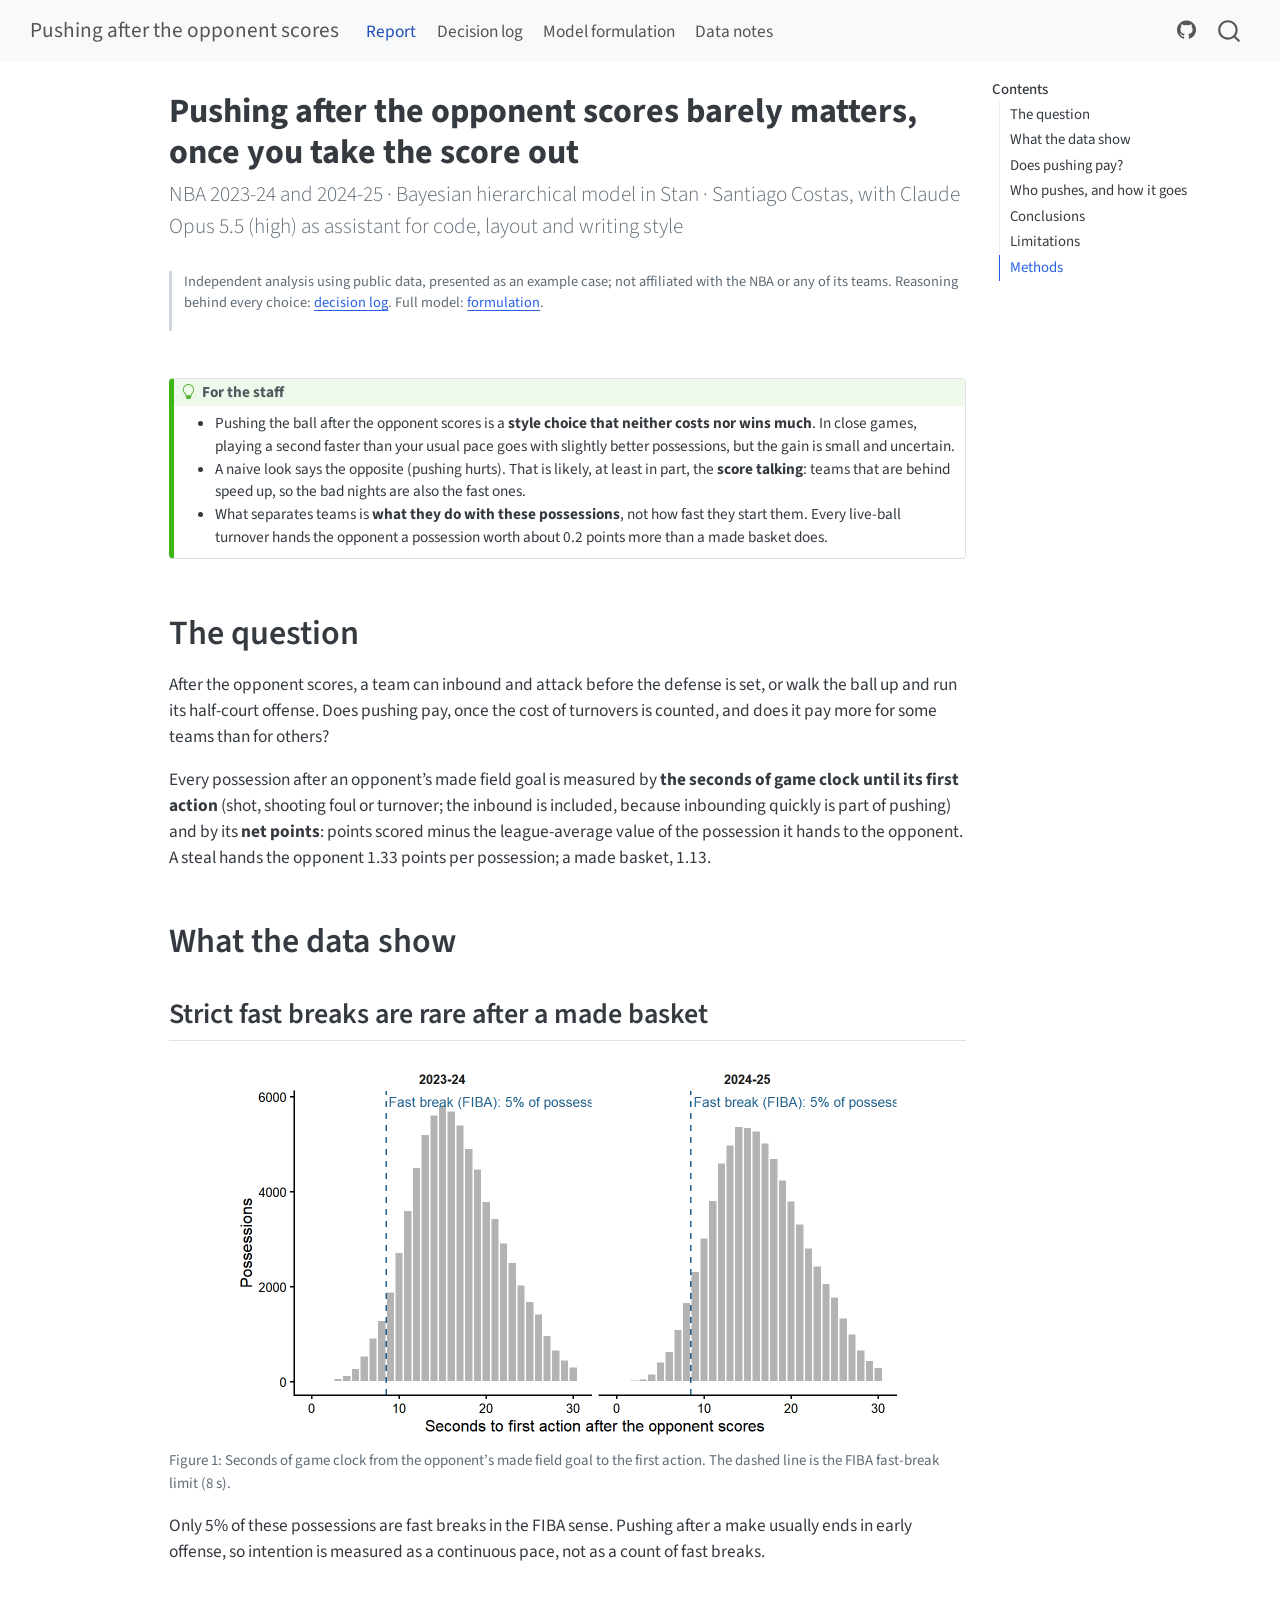
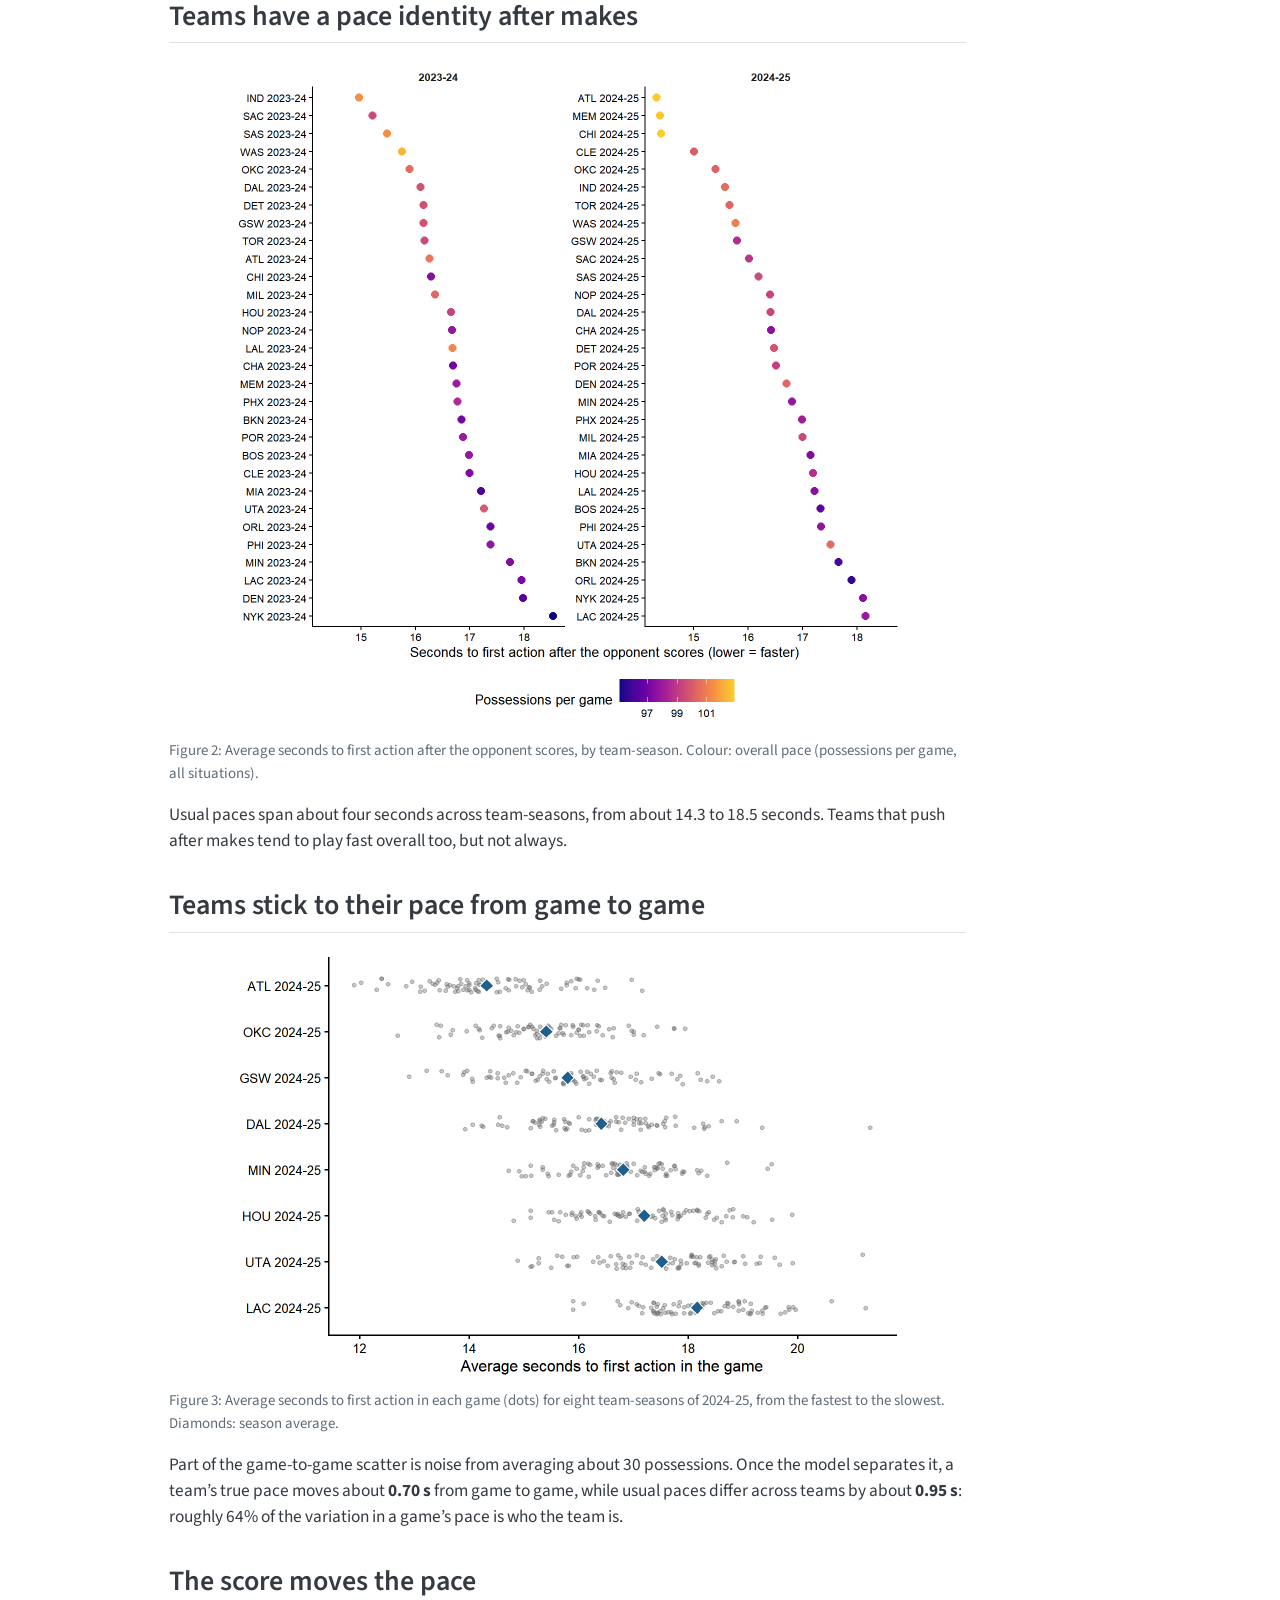
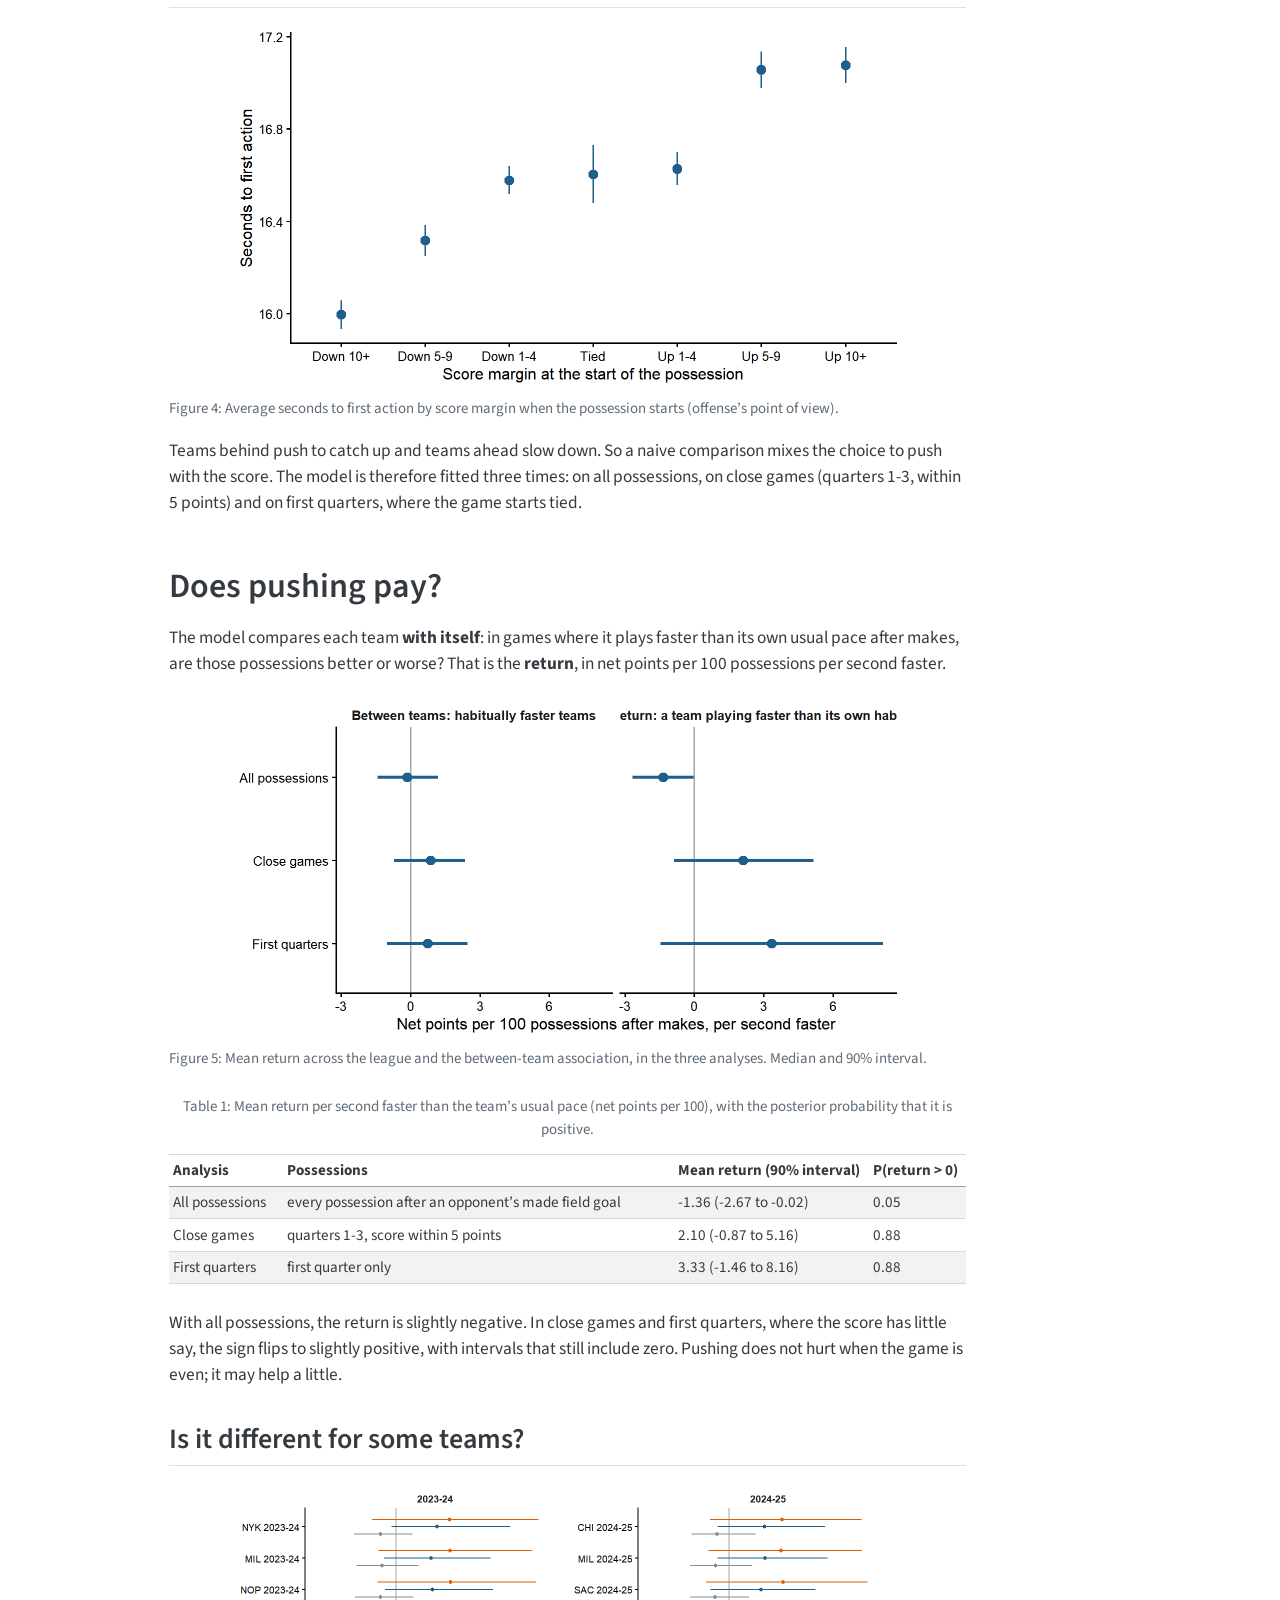
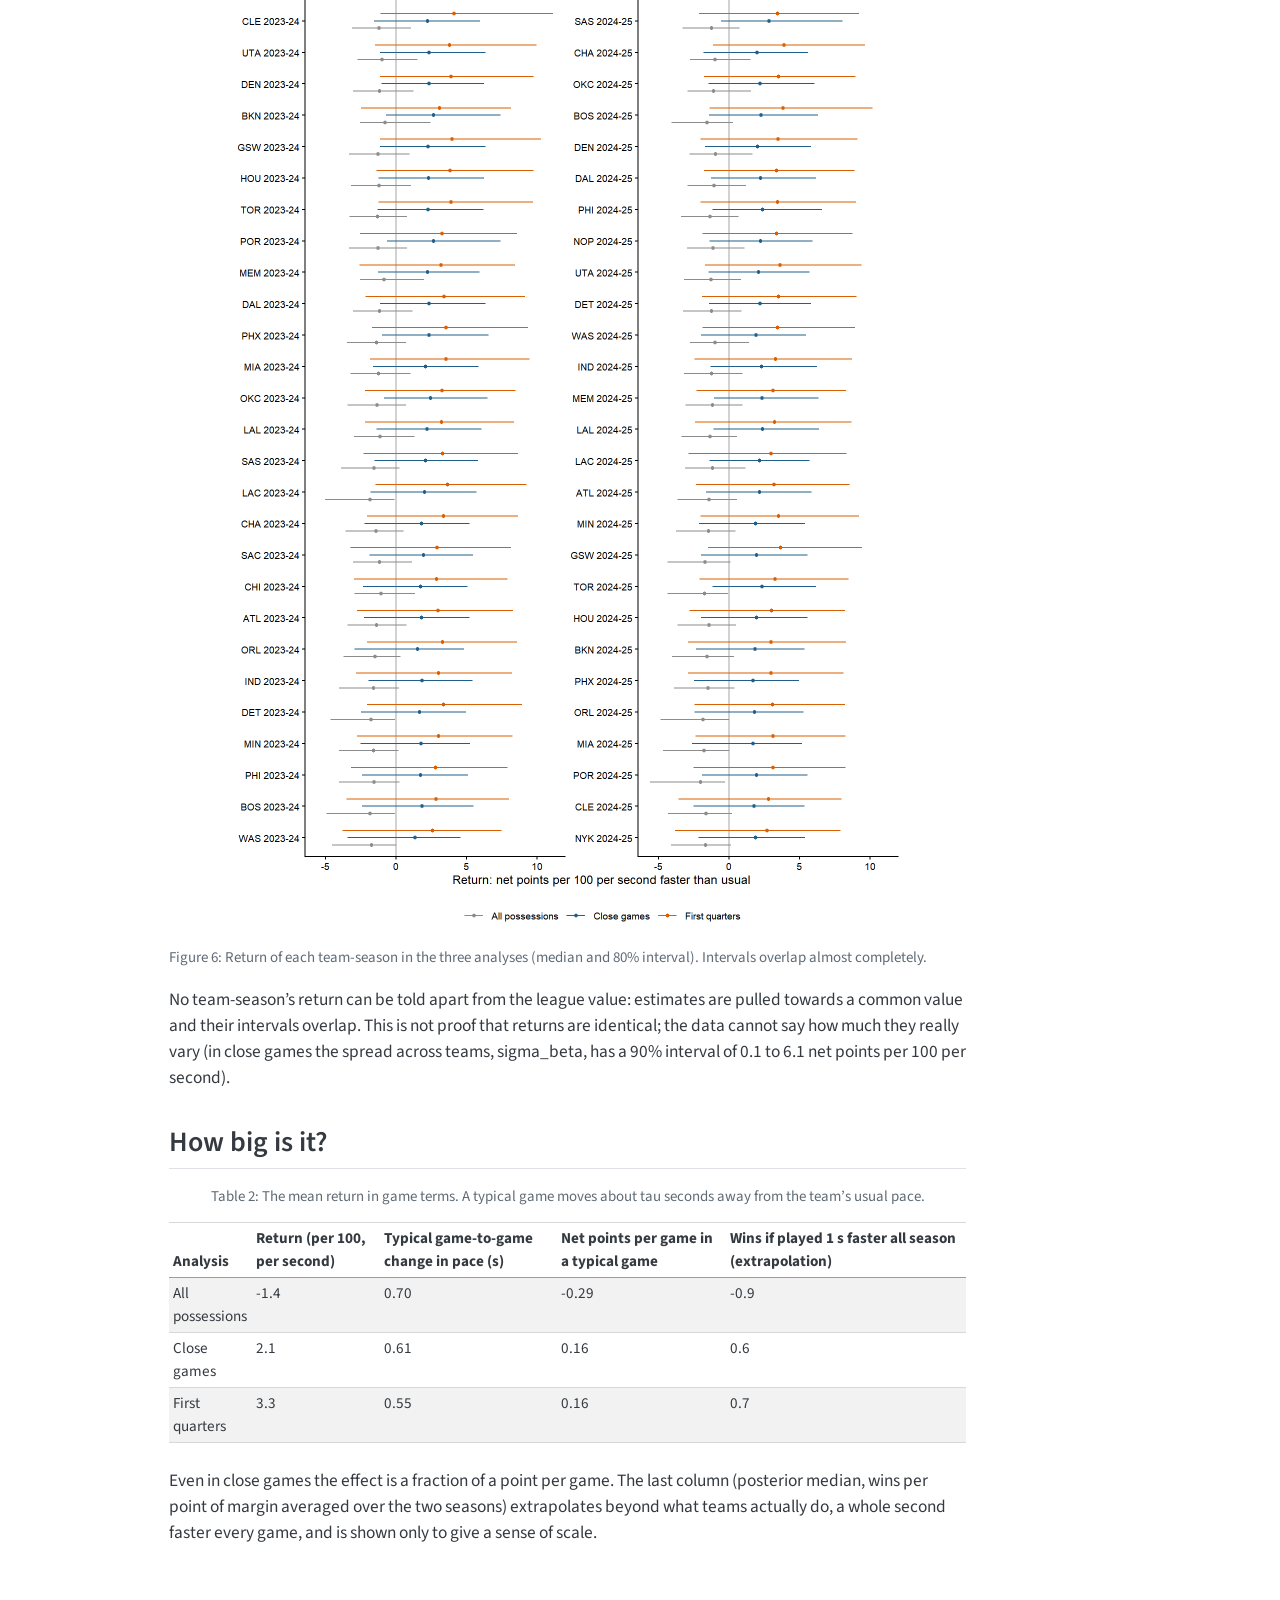
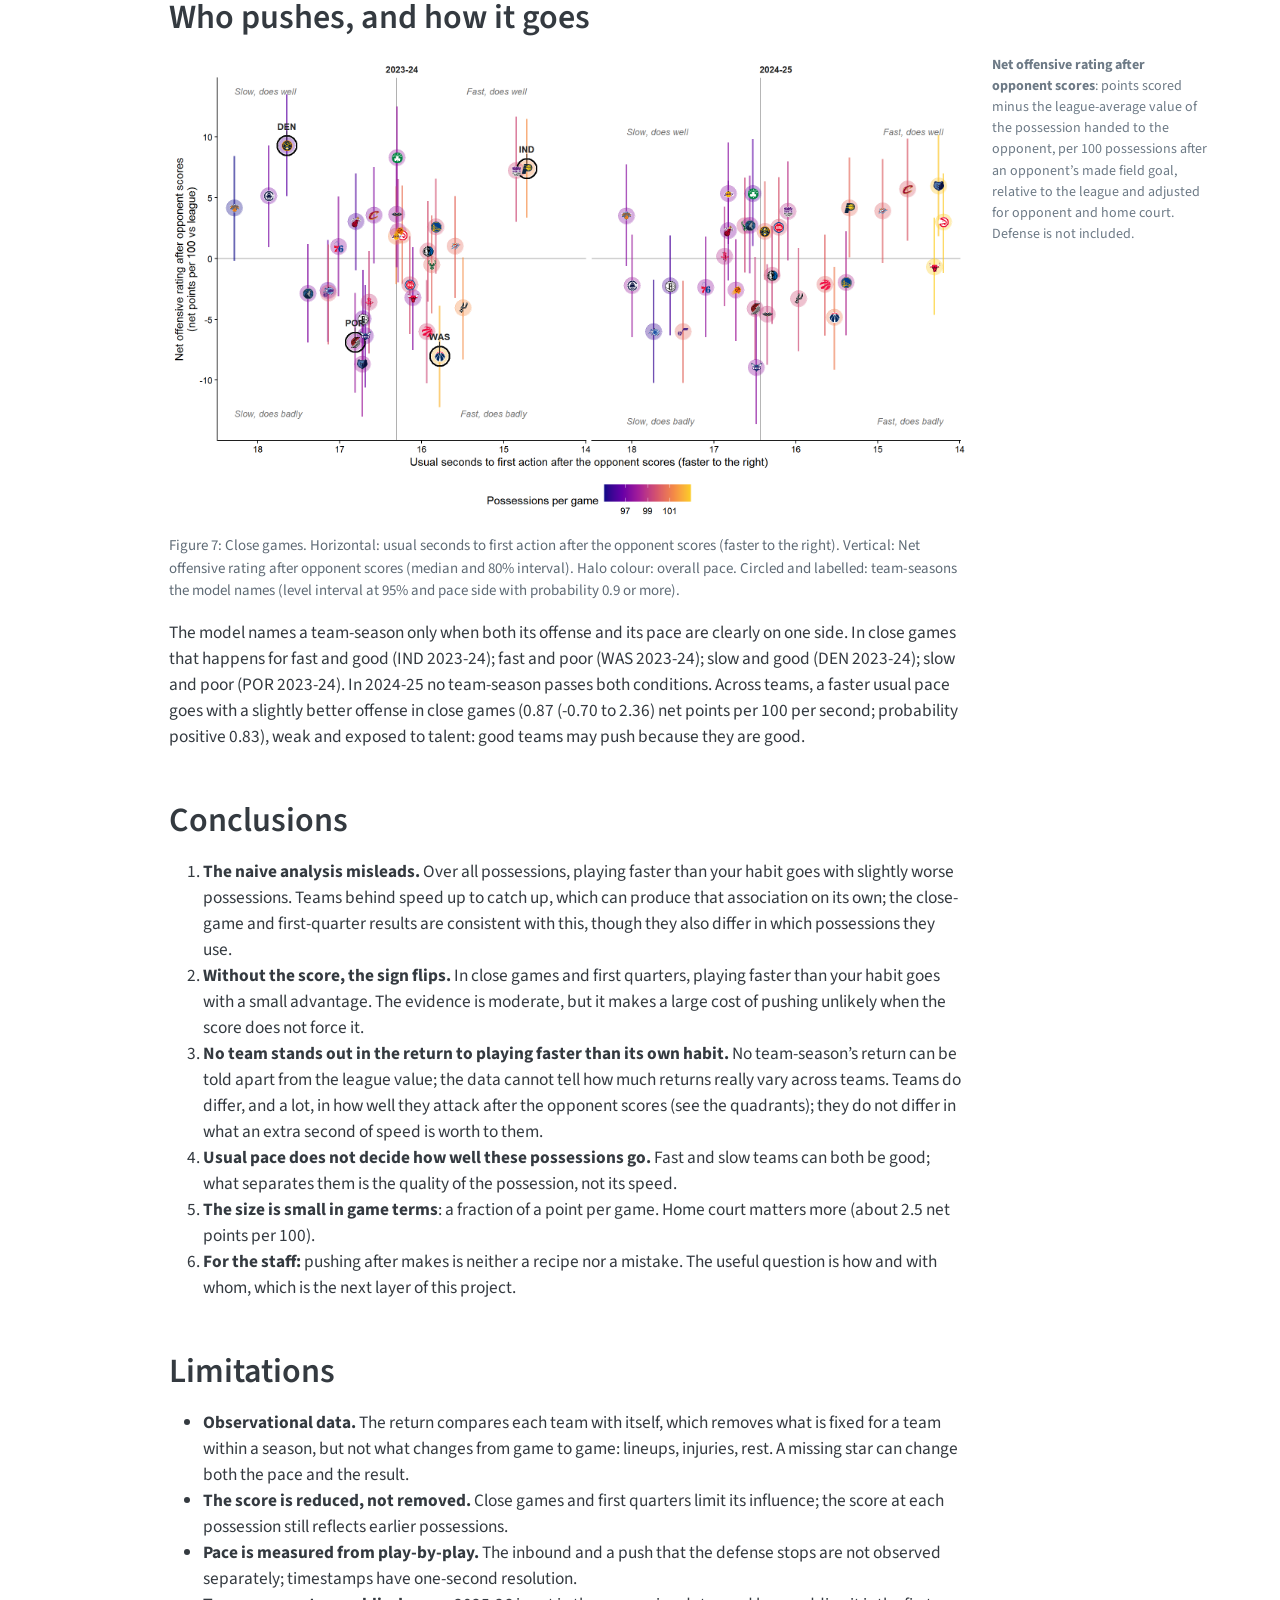
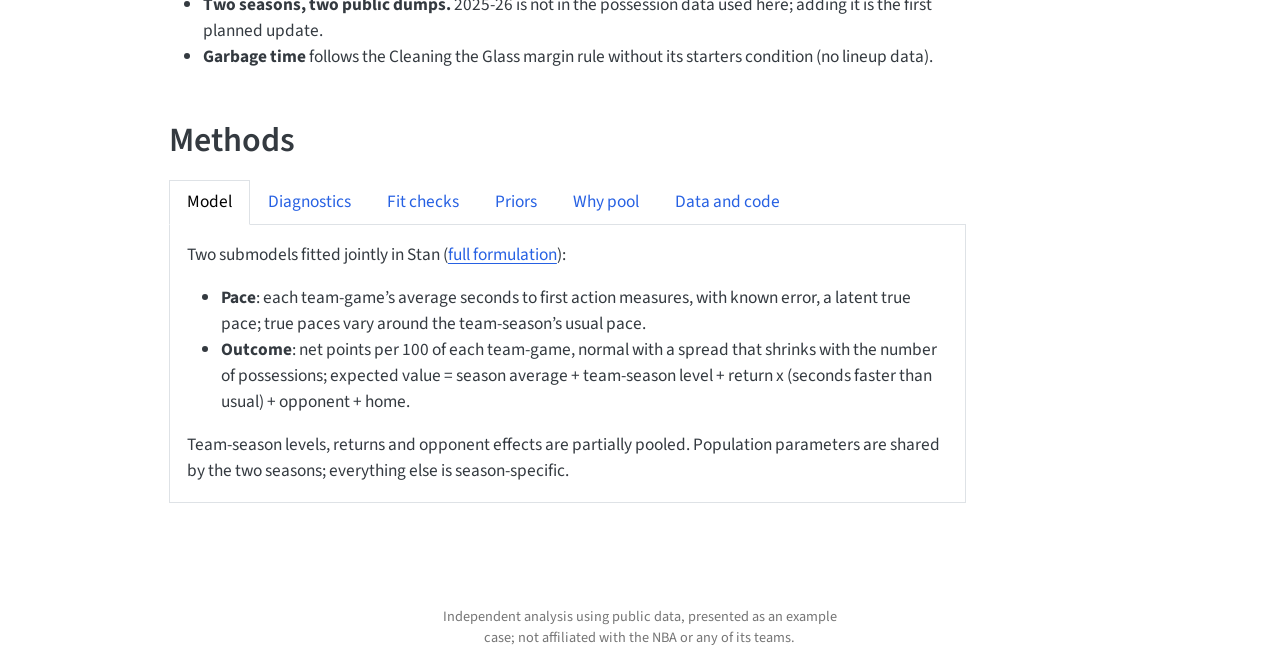
<file: docs/index.html>
<!DOCTYPE html>
<html xmlns="http://www.w3.org/1999/xhtml" lang="en" xml:lang="en"><head>

<meta charset="utf-8">
<meta name="generator" content="quarto-1.7.32">

<meta name="viewport" content="width=device-width, initial-scale=1.0, user-scalable=yes">


<title>Pushing after the opponent scores barely matters, once you take the score out – Pushing after the opponent scores</title>
<style>
code{white-space: pre-wrap;}
span.smallcaps{font-variant: small-caps;}
div.columns{display: flex; gap: min(4vw, 1.5em);}
div.column{flex: auto; overflow-x: auto;}
div.hanging-indent{margin-left: 1.5em; text-indent: -1.5em;}
ul.task-list{list-style: none;}
ul.task-list li input[type="checkbox"] {
  width: 0.8em;
  margin: 0 0.8em 0.2em -1em; /* quarto-specific, see https://github.com/quarto-dev/quarto-cli/issues/4556 */ 
  vertical-align: middle;
}
</style>


<script src="site_libs/quarto-nav/quarto-nav.js"></script>
<script src="site_libs/quarto-nav/headroom.min.js"></script>
<script src="site_libs/clipboard/clipboard.min.js"></script>
<script src="site_libs/quarto-search/autocomplete.umd.js"></script>
<script src="site_libs/quarto-search/fuse.min.js"></script>
<script src="site_libs/quarto-search/quarto-search.js"></script>
<meta name="quarto:offset" content="./">
<script src="site_libs/quarto-html/quarto.js" type="module"></script>
<script src="site_libs/quarto-html/tabsets/tabsets.js" type="module"></script>
<script src="site_libs/quarto-html/popper.min.js"></script>
<script src="site_libs/quarto-html/tippy.umd.min.js"></script>
<script src="site_libs/quarto-html/anchor.min.js"></script>
<link href="site_libs/quarto-html/tippy.css" rel="stylesheet">
<link href="site_libs/quarto-html/quarto-syntax-highlighting-37eea08aefeeee20ff55810ff984fec1.css" rel="stylesheet" id="quarto-text-highlighting-styles">
<script src="site_libs/bootstrap/bootstrap.min.js"></script>
<link href="site_libs/bootstrap/bootstrap-icons.css" rel="stylesheet">
<link href="site_libs/bootstrap/bootstrap-dfb324f25d9b1687192fa8be62ac8f9c.min.css" rel="stylesheet" append-hash="true" id="quarto-bootstrap" data-mode="light">
<script id="quarto-search-options" type="application/json">{
  "location": "navbar",
  "copy-button": false,
  "collapse-after": 3,
  "panel-placement": "end",
  "type": "overlay",
  "limit": 50,
  "keyboard-shortcut": [
    "f",
    "/",
    "s"
  ],
  "show-item-context": false,
  "language": {
    "search-no-results-text": "No results",
    "search-matching-documents-text": "matching documents",
    "search-copy-link-title": "Copy link to search",
    "search-hide-matches-text": "Hide additional matches",
    "search-more-match-text": "more match in this document",
    "search-more-matches-text": "more matches in this document",
    "search-clear-button-title": "Clear",
    "search-text-placeholder": "",
    "search-detached-cancel-button-title": "Cancel",
    "search-submit-button-title": "Submit",
    "search-label": "Search"
  }
}</script>


<link rel="stylesheet" href="styles.css">
</head>

<body class="nav-fixed quarto-light">

<div id="quarto-search-results"></div>
  <header id="quarto-header" class="headroom fixed-top">
    <nav class="navbar navbar-expand-lg " data-bs-theme="dark">
      <div class="navbar-container container-fluid">
      <div class="navbar-brand-container mx-auto">
    <a class="navbar-brand" href="./index.html">
    <span class="navbar-title">Pushing after the opponent scores</span>
    </a>
  </div>
            <div id="quarto-search" class="" title="Search"></div>
          <button class="navbar-toggler" type="button" data-bs-toggle="collapse" data-bs-target="#navbarCollapse" aria-controls="navbarCollapse" role="menu" aria-expanded="false" aria-label="Toggle navigation" onclick="if (window.quartoToggleHeadroom) { window.quartoToggleHeadroom(); }">
  <span class="navbar-toggler-icon"></span>
</button>
          <div class="collapse navbar-collapse" id="navbarCollapse">
            <ul class="navbar-nav navbar-nav-scroll me-auto">
  <li class="nav-item">
    <a class="nav-link active" href="./index.html" aria-current="page"> 
<span class="menu-text">Report</span></a>
  </li>  
  <li class="nav-item">
    <a class="nav-link" href="./decisions.html"> 
<span class="menu-text">Decision log</span></a>
  </li>  
  <li class="nav-item">
    <a class="nav-link" href="./formulation.html"> 
<span class="menu-text">Model formulation</span></a>
  </li>  
  <li class="nav-item">
    <a class="nav-link" href="./data-notes.html"> 
<span class="menu-text">Data notes</span></a>
  </li>  
</ul>
            <ul class="navbar-nav navbar-nav-scroll ms-auto">
  <li class="nav-item compact">
    <a class="nav-link" href="https://github.com/smcostas/transition-after-makes"> <i class="bi bi-github" role="img">
</i> 
<span class="menu-text"></span></a>
  </li>  
</ul>
          </div> <!-- /navcollapse -->
            <div class="quarto-navbar-tools">
</div>
      </div> <!-- /container-fluid -->
    </nav>
</header>
<!-- content -->
<div id="quarto-content" class="quarto-container page-columns page-rows-contents page-layout-article page-navbar">
<!-- sidebar -->
<!-- margin-sidebar -->
    <div id="quarto-margin-sidebar" class="sidebar margin-sidebar">
        <nav id="TOC" role="doc-toc" class="toc-active">
    <h2 id="toc-title">Contents</h2>
   
  <ul>
  <li><a href="#the-question" id="toc-the-question" class="nav-link active" data-scroll-target="#the-question">The question</a></li>
  <li><a href="#what-the-data-show" id="toc-what-the-data-show" class="nav-link" data-scroll-target="#what-the-data-show">What the data show</a>
  <ul class="collapse">
  <li><a href="#strict-fast-breaks-are-rare-after-a-made-basket" id="toc-strict-fast-breaks-are-rare-after-a-made-basket" class="nav-link" data-scroll-target="#strict-fast-breaks-are-rare-after-a-made-basket">Strict fast breaks are rare after a made basket</a></li>
  <li><a href="#teams-have-a-pace-identity-after-makes" id="toc-teams-have-a-pace-identity-after-makes" class="nav-link" data-scroll-target="#teams-have-a-pace-identity-after-makes">Teams have a pace identity after makes</a></li>
  <li><a href="#teams-stick-to-their-pace-from-game-to-game" id="toc-teams-stick-to-their-pace-from-game-to-game" class="nav-link" data-scroll-target="#teams-stick-to-their-pace-from-game-to-game">Teams stick to their pace from game to game</a></li>
  <li><a href="#the-score-moves-the-pace" id="toc-the-score-moves-the-pace" class="nav-link" data-scroll-target="#the-score-moves-the-pace">The score moves the pace</a></li>
  </ul></li>
  <li><a href="#does-pushing-pay" id="toc-does-pushing-pay" class="nav-link" data-scroll-target="#does-pushing-pay">Does pushing pay?</a>
  <ul class="collapse">
  <li><a href="#is-it-different-for-some-teams" id="toc-is-it-different-for-some-teams" class="nav-link" data-scroll-target="#is-it-different-for-some-teams">Is it different for some teams?</a></li>
  <li><a href="#how-big-is-it" id="toc-how-big-is-it" class="nav-link" data-scroll-target="#how-big-is-it">How big is it?</a></li>
  </ul></li>
  <li><a href="#who-pushes-and-how-it-goes" id="toc-who-pushes-and-how-it-goes" class="nav-link" data-scroll-target="#who-pushes-and-how-it-goes">Who pushes, and how it goes</a></li>
  <li><a href="#conclusions" id="toc-conclusions" class="nav-link" data-scroll-target="#conclusions">Conclusions</a></li>
  <li><a href="#limitations" id="toc-limitations" class="nav-link" data-scroll-target="#limitations">Limitations</a></li>
  <li><a href="#methods" id="toc-methods" class="nav-link" data-scroll-target="#methods">Methods</a></li>
  </ul>
</nav>
    </div>
<!-- main -->
<main class="content page-columns page-full" id="quarto-document-content">

<header id="title-block-header" class="quarto-title-block default">
<div class="quarto-title">
<h1 class="title">Pushing after the opponent scores barely matters, once you take the score out</h1>
<p class="subtitle lead">NBA 2023-24 and 2024-25 · Bayesian hierarchical model in Stan · Santiago Costas, with Claude Opus 5.5 (high) as assistant for code, layout and writing style</p>
</div>



<div class="quarto-title-meta">

    
  
    
  </div>
  


</header>


<div class="disclaimer">
<p>Independent analysis using public data, presented as an example case; not affiliated with the NBA or any of its teams. Reasoning behind every choice: <a href="./decisions.html">decision log</a>. Full model: <a href="./formulation.html">formulation</a>.</p>
</div>
<!-- DRAFT: Santiago to edit the callout and the conclusions. -->
<div class="callout callout-style-default callout-tip callout-titled">
<div class="callout-header d-flex align-content-center">
<div class="callout-icon-container">
<i class="callout-icon"></i>
</div>
<div class="callout-title-container flex-fill">
For the staff
</div>
</div>
<div class="callout-body-container callout-body">
<ul>
<li>Pushing the ball after the opponent scores is a <strong>style choice that neither costs nor wins much</strong>. In close games, playing a second faster than your usual pace goes with slightly better possessions, but the gain is small and uncertain.</li>
<li>A naive look says the opposite (pushing hurts). That is likely, at least in part, the <strong>score talking</strong>: teams that are behind speed up, so the bad nights are also the fast ones.</li>
<li>What separates teams is <strong>what they do with these possessions</strong>, not how fast they start them. Every live-ball turnover hands the opponent a possession worth about 0.2 points more than a made basket does.</li>
</ul>
</div>
</div>
<section id="the-question" class="level1">
<h1>The question</h1>
<p>After the opponent scores, a team can inbound and attack before the defense is set, or walk the ball up and run its half-court offense. Does pushing pay, once the cost of turnovers is counted, and does it pay more for some teams than for others?</p>
<p>Every possession after an opponent’s made field goal is measured by <strong>the seconds of game clock until its first action</strong> (shot, shooting foul or turnover; the inbound is included, because inbounding quickly is part of pushing) and by its <strong>net points</strong>: points scored minus the league-average value of the possession it hands to the opponent. A steal hands the opponent 1.33 points per possession; a made basket, 1.13.</p>
</section>
<section id="what-the-data-show" class="level1">
<h1>What the data show</h1>
<section id="strict-fast-breaks-are-rare-after-a-made-basket" class="level2">
<h2 class="anchored" data-anchor-id="strict-fast-breaks-are-rare-after-a-made-basket">Strict fast breaks are rare after a made basket</h2>
<div class="cell">
<div class="cell-output-display">
<div id="fig-delta" class="quarto-float quarto-figure quarto-figure-center anchored">
<figure class="quarto-float quarto-float-fig figure">
<div aria-describedby="fig-delta-caption-0ceaefa1-69ba-4598-a22c-09a6ac19f8ca">
<img src="index_files/figure-html/fig-delta-1.png" class="img-fluid figure-img" width="672">
</div>
<figcaption class="quarto-float-caption-bottom quarto-float-caption quarto-float-fig" id="fig-delta-caption-0ceaefa1-69ba-4598-a22c-09a6ac19f8ca">
Figure&nbsp;1: Seconds of game clock from the opponent’s made field goal to the first action. The dashed line is the FIBA fast-break limit (8 s).
</figcaption>
</figure>
</div>
</div>
</div>
<p>Only 5% of these possessions are fast breaks in the FIBA sense. Pushing after a make usually ends in early offense, so intention is measured as a continuous pace, not as a count of fast breaks.</p>
</section>
<section id="teams-have-a-pace-identity-after-makes" class="level2">
<h2 class="anchored" data-anchor-id="teams-have-a-pace-identity-after-makes">Teams have a pace identity after makes</h2>
<div class="cell">
<div class="cell-output-display">
<div id="fig-team-pace" class="quarto-float quarto-figure quarto-figure-center anchored">
<figure class="quarto-float quarto-float-fig figure">
<div aria-describedby="fig-team-pace-caption-0ceaefa1-69ba-4598-a22c-09a6ac19f8ca">
<img src="index_files/figure-html/fig-team-pace-1.png" class="img-fluid figure-img" width="672">
</div>
<figcaption class="quarto-float-caption-bottom quarto-float-caption quarto-float-fig" id="fig-team-pace-caption-0ceaefa1-69ba-4598-a22c-09a6ac19f8ca">
Figure&nbsp;2: Average seconds to first action after the opponent scores, by team-season. Colour: overall pace (possessions per game, all situations).
</figcaption>
</figure>
</div>
</div>
</div>
<p>Usual paces span about four seconds across team-seasons, from about 14.3 to 18.5 seconds. Teams that push after makes tend to play fast overall too, but not always.</p>
</section>
<section id="teams-stick-to-their-pace-from-game-to-game" class="level2">
<h2 class="anchored" data-anchor-id="teams-stick-to-their-pace-from-game-to-game">Teams stick to their pace from game to game</h2>
<div class="cell">
<div class="cell-output-display">
<div id="fig-within-between" class="quarto-float quarto-figure quarto-figure-center anchored">
<figure class="quarto-float quarto-float-fig figure">
<div aria-describedby="fig-within-between-caption-0ceaefa1-69ba-4598-a22c-09a6ac19f8ca">
<img src="index_files/figure-html/fig-within-between-1.png" class="img-fluid figure-img" width="672">
</div>
<figcaption class="quarto-float-caption-bottom quarto-float-caption quarto-float-fig" id="fig-within-between-caption-0ceaefa1-69ba-4598-a22c-09a6ac19f8ca">
Figure&nbsp;3: Average seconds to first action in each game (dots) for eight team-seasons of 2024-25, from the fastest to the slowest. Diamonds: season average.
</figcaption>
</figure>
</div>
</div>
</div>
<p>Part of the game-to-game scatter is noise from averaging about 30 possessions. Once the model separates it, a team’s true pace moves about <strong>0.70 s</strong> from game to game, while usual paces differ across teams by about <strong>0.95 s</strong>: roughly 64% of the variation in a game’s pace is who the team is.</p>
</section>
<section id="the-score-moves-the-pace" class="level2">
<h2 class="anchored" data-anchor-id="the-score-moves-the-pace">The score moves the pace</h2>
<div class="cell">
<div class="cell-output-display">
<div id="fig-score" class="quarto-float quarto-figure quarto-figure-center anchored">
<figure class="quarto-float quarto-float-fig figure">
<div aria-describedby="fig-score-caption-0ceaefa1-69ba-4598-a22c-09a6ac19f8ca">
<img src="index_files/figure-html/fig-score-1.png" class="img-fluid figure-img" width="672">
</div>
<figcaption class="quarto-float-caption-bottom quarto-float-caption quarto-float-fig" id="fig-score-caption-0ceaefa1-69ba-4598-a22c-09a6ac19f8ca">
Figure&nbsp;4: Average seconds to first action by score margin when the possession starts (offense’s point of view).
</figcaption>
</figure>
</div>
</div>
</div>
<p>Teams behind push to catch up and teams ahead slow down. So a naive comparison mixes the choice to push with the score. The model is therefore fitted three times: on all possessions, on close games (quarters 1-3, within 5 points) and on first quarters, where the game starts tied.</p>
</section>
</section>
<section id="does-pushing-pay" class="level1">
<h1>Does pushing pay?</h1>
<p>The model compares each team <strong>with itself</strong>: in games where it plays faster than its own usual pace after makes, are those possessions better or worse? That is the <strong>return</strong>, in net points per 100 possessions per second faster.</p>
<div class="cell">
<div class="cell-output-display">
<div id="fig-three" class="quarto-float quarto-figure quarto-figure-center anchored">
<figure class="quarto-float quarto-float-fig figure">
<div aria-describedby="fig-three-caption-0ceaefa1-69ba-4598-a22c-09a6ac19f8ca">
<img src="index_files/figure-html/fig-three-1.png" class="img-fluid figure-img" width="672">
</div>
<figcaption class="quarto-float-caption-bottom quarto-float-caption quarto-float-fig" id="fig-three-caption-0ceaefa1-69ba-4598-a22c-09a6ac19f8ca">
Figure&nbsp;5: Mean return across the league and the between-team association, in the three analyses. Median and 90% interval.
</figcaption>
</figure>
</div>
</div>
</div>
<div class="cell">
<div id="tbl-three" class="cell quarto-float quarto-figure quarto-figure-center anchored">
<figure class="quarto-float quarto-float-tbl figure">
<figcaption class="quarto-float-caption-top quarto-float-caption quarto-float-tbl" id="tbl-three-caption-0ceaefa1-69ba-4598-a22c-09a6ac19f8ca">
Table&nbsp;1: Mean return per second faster than the team’s usual pace (net points per 100), with the posterior probability that it is positive.
</figcaption>
<div aria-describedby="tbl-three-caption-0ceaefa1-69ba-4598-a22c-09a6ac19f8ca">
<div class="cell-output-display">
<table class="do-not-create-environment cell caption-top table table-sm table-striped small">
<colgroup>
<col style="width: 14%">
<col style="width: 48%">
<col style="width: 24%">
<col style="width: 12%">
</colgroup>
<thead>
<tr class="header">
<th style="text-align: left;">Analysis</th>
<th style="text-align: left;">Possessions</th>
<th style="text-align: left;">Mean return (90% interval)</th>
<th style="text-align: left;">P(return &gt; 0)</th>
</tr>
</thead>
<tbody>
<tr class="odd">
<td style="text-align: left;">All possessions</td>
<td style="text-align: left;">every possession after an opponent’s made field goal</td>
<td style="text-align: left;">-1.36 (-2.67 to -0.02)</td>
<td style="text-align: left;">0.05</td>
</tr>
<tr class="even">
<td style="text-align: left;">Close games</td>
<td style="text-align: left;">quarters 1-3, score within 5 points</td>
<td style="text-align: left;">2.10 (-0.87 to 5.16)</td>
<td style="text-align: left;">0.88</td>
</tr>
<tr class="odd">
<td style="text-align: left;">First quarters</td>
<td style="text-align: left;">first quarter only</td>
<td style="text-align: left;">3.33 (-1.46 to 8.16)</td>
<td style="text-align: left;">0.88</td>
</tr>
</tbody>
</table>
</div>
</div>
</figure>
</div>
</div>
<p>With all possessions, the return is slightly negative. In close games and first quarters, where the score has little say, the sign flips to slightly positive, with intervals that still include zero. Pushing does not hurt when the game is even; it may help a little.</p>
<section id="is-it-different-for-some-teams" class="level2">
<h2 class="anchored" data-anchor-id="is-it-different-for-some-teams">Is it different for some teams?</h2>
<div class="cell">
<div class="cell-output-display">
<div id="fig-team-returns" class="quarto-float quarto-figure quarto-figure-center anchored">
<figure class="quarto-float quarto-float-fig figure">
<div aria-describedby="fig-team-returns-caption-0ceaefa1-69ba-4598-a22c-09a6ac19f8ca">
<img src="index_files/figure-html/fig-team-returns-1.png" class="img-fluid figure-img" width="672">
</div>
<figcaption class="quarto-float-caption-bottom quarto-float-caption quarto-float-fig" id="fig-team-returns-caption-0ceaefa1-69ba-4598-a22c-09a6ac19f8ca">
Figure&nbsp;6: Return of each team-season in the three analyses (median and 80% interval). Intervals overlap almost completely.
</figcaption>
</figure>
</div>
</div>
</div>
<p>No team-season’s return can be told apart from the league value: estimates are pulled towards a common value and their intervals overlap. This is not proof that returns are identical; the data cannot say how much they really vary (in close games the spread across teams, sigma_beta, has a 90% interval of 0.1 to 6.1 net points per 100 per second).</p>
</section>
<section id="how-big-is-it" class="level2">
<h2 class="anchored" data-anchor-id="how-big-is-it">How big is it?</h2>
<div class="cell">
<div id="tbl-size" class="cell quarto-float quarto-figure quarto-figure-center anchored">
<figure class="quarto-float quarto-float-tbl figure">
<figcaption class="quarto-float-caption-top quarto-float-caption quarto-float-tbl" id="tbl-size-caption-0ceaefa1-69ba-4598-a22c-09a6ac19f8ca">
Table&nbsp;2: The mean return in game terms. A typical game moves about tau seconds away from the team’s usual pace.
</figcaption>
<div aria-describedby="tbl-size-caption-0ceaefa1-69ba-4598-a22c-09a6ac19f8ca">
<div class="cell-output-display">
<table class="do-not-create-environment cell caption-top table table-sm table-striped small">
<colgroup>
<col style="width: 9%">
<col style="width: 16%">
<col style="width: 22%">
<col style="width: 21%">
<col style="width: 30%">
</colgroup>
<thead>
<tr class="header">
<th style="text-align: left;">Analysis</th>
<th style="text-align: left;">Return (per 100, per second)</th>
<th style="text-align: left;">Typical game-to-game change in pace (s)</th>
<th style="text-align: left;">Net points per game in a typical game</th>
<th style="text-align: left;">Wins if played 1 s faster all season (extrapolation)</th>
</tr>
</thead>
<tbody>
<tr class="odd">
<td style="text-align: left;">All possessions</td>
<td style="text-align: left;">-1.4</td>
<td style="text-align: left;">0.70</td>
<td style="text-align: left;">-0.29</td>
<td style="text-align: left;">-0.9</td>
</tr>
<tr class="even">
<td style="text-align: left;">Close games</td>
<td style="text-align: left;">2.1</td>
<td style="text-align: left;">0.61</td>
<td style="text-align: left;">0.16</td>
<td style="text-align: left;">0.6</td>
</tr>
<tr class="odd">
<td style="text-align: left;">First quarters</td>
<td style="text-align: left;">3.3</td>
<td style="text-align: left;">0.55</td>
<td style="text-align: left;">0.16</td>
<td style="text-align: left;">0.7</td>
</tr>
</tbody>
</table>
</div>
</div>
</figure>
</div>
</div>
<p>Even in close games the effect is a fraction of a point per game. The last column (posterior median, wins per point of margin averaged over the two seasons) extrapolates beyond what teams actually do, a whole second faster every game, and is shown only to give a sense of scale.</p>
</section>
</section>
<section id="who-pushes-and-how-it-goes" class="level1 page-columns page-full">
<h1>Who pushes, and how it goes</h1>
<div class="cell">
<div class="cell-output-display">
<div id="fig-quadrants" class="quarto-float quarto-figure quarto-figure-center anchored">
<figure class="quarto-float quarto-float-fig figure">
<div aria-describedby="fig-quadrants-caption-0ceaefa1-69ba-4598-a22c-09a6ac19f8ca">
<img src="index_files/figure-html/fig-quadrants-1.png" class="img-fluid figure-img" width="1056">
</div>
<figcaption class="quarto-float-caption-bottom quarto-float-caption quarto-float-fig" id="fig-quadrants-caption-0ceaefa1-69ba-4598-a22c-09a6ac19f8ca">
Figure&nbsp;7: Close games. Horizontal: usual seconds to first action after the opponent scores (faster to the right). Vertical: Net offensive rating after opponent scores (median and 80% interval). Halo colour: overall pace. Circled and labelled: team-seasons the model names (level interval at 95% and pace side with probability 0.9 or more).
</figcaption>
</figure>
</div>
</div>
</div>

<div class="no-row-height column-margin column-container"><div class="">
<p><strong>Net offensive rating after opponent scores</strong>: points scored minus the league-average value of the possession handed to the opponent, per 100 possessions after an opponent’s made field goal, relative to the league and adjusted for opponent and home court. Defense is not included.</p>
</div></div><p>The model names a team-season only when both its offense and its pace are clearly on one side. In close games that happens for fast and good (IND 2023-24); fast and poor (WAS 2023-24); slow and good (DEN 2023-24); slow and poor (POR 2023-24). In 2024-25 no team-season passes both conditions. Across teams, a faster usual pace goes with a slightly better offense in close games (0.87 (-0.70 to 2.36) net points per 100 per second; probability positive 0.83), weak and exposed to talent: good teams may push because they are good.</p>
</section>
<section id="conclusions" class="level1">
<h1>Conclusions</h1>
<!-- DRAFT: Santiago to edit. -->
<ol type="1">
<li><strong>The naive analysis misleads.</strong> Over all possessions, playing faster than your habit goes with slightly worse possessions. Teams behind speed up to catch up, which can produce that association on its own; the close-game and first-quarter results are consistent with this, though they also differ in which possessions they use.</li>
<li><strong>Without the score, the sign flips.</strong> In close games and first quarters, playing faster than your habit goes with a small advantage. The evidence is moderate, but it makes a large cost of pushing unlikely when the score does not force it.</li>
<li><strong>No team stands out in the return to playing faster than its own habit.</strong> No team-season’s return can be told apart from the league value; the data cannot tell how much returns really vary across teams. Teams do differ, and a lot, in how well they attack after the opponent scores (see the quadrants); they do not differ in what an extra second of speed is worth to them.</li>
<li><strong>Usual pace does not decide how well these possessions go.</strong> Fast and slow teams can both be good; what separates them is the quality of the possession, not its speed.</li>
<li><strong>The size is small in game terms</strong>: a fraction of a point per game. Home court matters more (about 2.5 net points per 100).</li>
<li><strong>For the staff:</strong> pushing after makes is neither a recipe nor a mistake. The useful question is how and with whom, which is the next layer of this project.</li>
</ol>
</section>
<section id="limitations" class="level1">
<h1>Limitations</h1>
<ul>
<li><strong>Observational data.</strong> The return compares each team with itself, which removes what is fixed for a team within a season, but not what changes from game to game: lineups, injuries, rest. A missing star can change both the pace and the result.</li>
<li><strong>The score is reduced, not removed.</strong> Close games and first quarters limit its influence; the score at each possession still reflects earlier possessions.</li>
<li><strong>Pace is measured from play-by-play.</strong> The inbound and a push that the defense stops are not observed separately; timestamps have one-second resolution.</li>
<li><strong>Two seasons, two public dumps.</strong> 2025-26 is not in the possession data used here; adding it is the first planned update.</li>
<li><strong>Garbage time</strong> follows the Cleaning the Glass margin rule without its starters condition (no lineup data).</li>
</ul>
</section>
<section id="methods" class="level1">
<h1>Methods</h1>
<div class="tabset-margin-container"></div><div class="panel-tabset">
<ul class="nav nav-tabs" role="tablist"><li class="nav-item" role="presentation"><a class="nav-link active" id="tabset-2-1-tab" data-bs-toggle="tab" data-bs-target="#tabset-2-1" role="tab" aria-controls="tabset-2-1" aria-selected="true">Model</a></li><li class="nav-item" role="presentation"><a class="nav-link" id="tabset-2-2-tab" data-bs-toggle="tab" data-bs-target="#tabset-2-2" role="tab" aria-controls="tabset-2-2" aria-selected="false">Diagnostics</a></li><li class="nav-item" role="presentation"><a class="nav-link" id="tabset-2-3-tab" data-bs-toggle="tab" data-bs-target="#tabset-2-3" role="tab" aria-controls="tabset-2-3" aria-selected="false">Fit checks</a></li><li class="nav-item" role="presentation"><a class="nav-link" id="tabset-2-4-tab" data-bs-toggle="tab" data-bs-target="#tabset-2-4" role="tab" aria-controls="tabset-2-4" aria-selected="false">Priors</a></li><li class="nav-item" role="presentation"><a class="nav-link" id="tabset-2-5-tab" data-bs-toggle="tab" data-bs-target="#tabset-2-5" role="tab" aria-controls="tabset-2-5" aria-selected="false">Why pool</a></li><li class="nav-item" role="presentation"><a class="nav-link" id="tabset-2-6-tab" data-bs-toggle="tab" data-bs-target="#tabset-2-6" role="tab" aria-controls="tabset-2-6" aria-selected="false">Data and code</a></li></ul>
<div class="tab-content">
<div id="tabset-2-1" class="tab-pane active" role="tabpanel" aria-labelledby="tabset-2-1-tab">
<p>Two submodels fitted jointly in Stan (<a href="./formulation.html">full formulation</a>):</p>
<ul>
<li><strong>Pace</strong>: each team-game’s average seconds to first action measures, with known error, a latent true pace; true paces vary around the team-season’s usual pace.</li>
<li><strong>Outcome</strong>: net points per 100 of each team-game, normal with a spread that shrinks with the number of possessions; expected value = season average + team-season level + return x (seconds faster than usual) + opponent + home.</li>
</ul>
<p>Team-season levels, returns and opponent effects are partially pooled. Population parameters are shared by the two seasons; everything else is season-specific.</p>
</div>
<div id="tabset-2-2" class="tab-pane" role="tabpanel" aria-labelledby="tabset-2-2-tab">
<div class="cell">
<div id="tbl-diagnostics" class="cell quarto-float quarto-figure quarto-figure-center anchored">
<figure class="quarto-float quarto-float-tbl figure">
<figcaption class="quarto-float-caption-top quarto-float-caption quarto-float-tbl quarto-uncaptioned" id="tbl-diagnostics-caption-0ceaefa1-69ba-4598-a22c-09a6ac19f8ca">
Table&nbsp;3
</figcaption>
<div aria-describedby="tbl-diagnostics-caption-0ceaefa1-69ba-4598-a22c-09a6ac19f8ca">
<div class="cell-output-display">
<table class="do-not-create-environment caption-top table table-sm table-striped small">
<thead>
<tr class="header">
<th style="text-align: left;">Analysis</th>
<th style="text-align: right;">Divergent transitions</th>
<th style="text-align: left;">Max R-hat</th>
<th style="text-align: right;">Min ESS (bulk)</th>
</tr>
</thead>
<tbody>
<tr class="odd">
<td style="text-align: left;">All possessions</td>
<td style="text-align: right;">0</td>
<td style="text-align: left;">1.006</td>
<td style="text-align: right;">1030</td>
</tr>
<tr class="even">
<td style="text-align: left;">Close games</td>
<td style="text-align: right;">0</td>
<td style="text-align: left;">1.003</td>
<td style="text-align: right;">888</td>
</tr>
<tr class="odd">
<td style="text-align: left;">First quarters</td>
<td style="text-align: right;">0</td>
<td style="text-align: left;">1.006</td>
<td style="text-align: right;">680</td>
</tr>
</tbody>
</table>
</div>
</div>
</figure>
</div>
</div>
<p>Posterior predictive checks, DHARMa residuals, trace and rank plots are produced by <code>scripts/05_model_partial_pooling.R</code>.</p>
</div>
<div id="tabset-2-3" class="tab-pane" role="tabpanel" aria-labelledby="tabset-2-3-tab">
<p>If the model describes the data well, data simulated from it should look like the real data. Two checks, for the main analysis (close games) and for all possessions:</p>
<ul>
<li><strong>Posterior predictive checks</strong>: the dark line is the observed distribution across team-games; the light lines are 50 datasets simulated from the posterior. They should overlap.</li>
<li><strong>DHARMa residuals</strong>: each observation is placed within its own simulated distribution. With a good model these quantiles are uniform: points on the diagonal of the QQ plot, and flat residuals against predictions and against pace.</li>
</ul>
<div class="tabset-margin-container"></div><div class="panel-tabset">
<ul class="nav nav-tabs" role="tablist"><li class="nav-item" role="presentation"><a class="nav-link active" id="tabset-1-1-tab" data-bs-toggle="tab" data-bs-target="#tabset-1-1" role="tab" aria-controls="tabset-1-1" aria-selected="true">Close games</a></li><li class="nav-item" role="presentation"><a class="nav-link" id="tabset-1-2-tab" data-bs-toggle="tab" data-bs-target="#tabset-1-2" role="tab" aria-controls="tabset-1-2" aria-selected="false">All possessions</a></li></ul>
<div class="tab-content">
<div id="tabset-1-1" class="tab-pane active" role="tabpanel" aria-labelledby="tabset-1-1-tab">
<div class="cell quarto-layout-panel" data-layout-ncol="2">
<div class="quarto-layout-row">
<div class="quarto-layout-cell" style="flex-basis: 50.0%;justify-content: flex-start;">
<div class="quarto-figure quarto-figure-center">
<figure class="figure">
<p><img src="figures/close_ppc_y.png" class="img-fluid figure-img" width="900"></p>
<figcaption>Net points per 100: observed (dark) and simulated (light).</figcaption>
</figure>
</div>
</div>
<div class="quarto-layout-cell" style="flex-basis: 50.0%;justify-content: flex-start;">
<div class="quarto-figure quarto-figure-center">
<figure class="figure">
<p><img src="figures/close_ppc_dbar.png" class="img-fluid figure-img" width="900"></p>
<figcaption>Average seconds to first action: observed and simulated.</figcaption>
</figure>
</div>
</div>
</div>
</div>
<div class="cell">
<div class="cell-output-display">
<div class="quarto-figure quarto-figure-center">
<figure class="figure">
<p><img src="figures/close_dharma.png" class="img-fluid figure-img" width="550"></p>
<figcaption>DHARMa residuals of net points per 100.</figcaption>
</figure>
</div>
</div>
</div>
</div>
<div id="tabset-1-2" class="tab-pane" role="tabpanel" aria-labelledby="tabset-1-2-tab">
<div class="cell quarto-layout-panel" data-layout-ncol="2">
<div class="quarto-layout-row">
<div class="quarto-layout-cell" style="flex-basis: 50.0%;justify-content: flex-start;">
<div class="quarto-figure quarto-figure-center">
<figure class="figure">
<p><img src="figures/all_ppc_y.png" class="img-fluid figure-img" width="900"></p>
<figcaption>Net points per 100: observed (dark) and simulated (light).</figcaption>
</figure>
</div>
</div>
<div class="quarto-layout-cell" style="flex-basis: 50.0%;justify-content: flex-start;">
<div class="quarto-figure quarto-figure-center">
<figure class="figure">
<p><img src="figures/all_ppc_dbar.png" class="img-fluid figure-img" width="900"></p>
<figcaption>Average seconds to first action: observed and simulated.</figcaption>
</figure>
</div>
</div>
</div>
</div>
<div class="cell">
<div class="cell-output-display">
<div class="quarto-figure quarto-figure-center">
<figure class="figure">
<p><img src="figures/all_dharma.png" class="img-fluid figure-img" width="550"></p>
<figcaption>DHARMa residuals of net points per 100.</figcaption>
</figure>
</div>
</div>
</div>
</div>
</div>
</div>
</div>
<div id="tabset-2-4" class="tab-pane" role="tabpanel" aria-labelledby="tabset-2-4-tab">
<p>Priors are weakly informative and centred at zero for every slope, so they do not say whether pushing pays. Their scales come from the descriptive data; the only informative one is the spread of a single possession’s net points, which is observed directly. Simulating games from the priors alone gives plausible paces and scores (<a href="./formulation.html#sec-priors">prior predictive check</a>). After seeing the data, the posteriors are much narrower than the priors: the data, not the priors, drive the results.</p>
<div class="cell">
<div class="cell-output-display">
<div id="fig-prior-posterior" class="quarto-float quarto-figure quarto-figure-center anchored">
<figure class="quarto-float quarto-float-fig figure">
<div aria-describedby="fig-prior-posterior-caption-0ceaefa1-69ba-4598-a22c-09a6ac19f8ca">
<img src="index_files/figure-html/fig-prior-posterior-1.png" class="img-fluid figure-img" width="672">
</div>
<figcaption class="quarto-float-caption-bottom quarto-float-caption quarto-float-fig" id="fig-prior-posterior-caption-0ceaefa1-69ba-4598-a22c-09a6ac19f8ca">
Figure&nbsp;8: Prior (purple) and posterior (orange) of the population-level parameters. Close games.
</figcaption>
</figure>
</div>
</div>
</div>
</div>
<div id="tabset-2-5" class="tab-pane" role="tabpanel" aria-labelledby="tabset-2-5-tab">
<p>Fitting each team-season on its own (no pooling) gives returns from about -7 to +5; partial pooling pulls them towards the league value, because most of that spread is noise from 82 noisy games. Leave-one-out cross-validation prefers partial pooling.</p>
<div class="cell">
<div class="cell-output-display">
<div id="fig-shrinkage" class="quarto-float quarto-figure quarto-figure-center anchored">
<figure class="quarto-float quarto-float-fig figure">
<div aria-describedby="fig-shrinkage-caption-0ceaefa1-69ba-4598-a22c-09a6ac19f8ca">
<img src="index_files/figure-html/fig-shrinkage-1.png" class="img-fluid figure-img" width="672">
</div>
<figcaption class="quarto-float-caption-bottom quarto-float-caption quarto-float-fig" id="fig-shrinkage-caption-0ceaefa1-69ba-4598-a22c-09a6ac19f8ca">
Figure&nbsp;9: Return of each team-season: no pooling (grey dot) and partial pooling (arrow tip). All possessions.
</figcaption>
</figure>
</div>
</div>
</div>
<div class="cell">
<div id="tbl-loo" class="cell quarto-float quarto-figure quarto-figure-center anchored">
<figure class="quarto-float quarto-float-tbl figure">
<figcaption class="quarto-float-caption-top quarto-float-caption quarto-float-tbl quarto-uncaptioned" id="tbl-loo-caption-0ceaefa1-69ba-4598-a22c-09a6ac19f8ca">
Table&nbsp;4
</figcaption>
<div aria-describedby="tbl-loo-caption-0ceaefa1-69ba-4598-a22c-09a6ac19f8ca">
<div class="cell-output-display">
<table class="do-not-create-environment caption-top table table-sm table-striped small">
<thead>
<tr class="header">
<th style="text-align: left;">Model</th>
<th style="text-align: left;">ELPD difference</th>
<th style="text-align: left;">SE</th>
</tr>
</thead>
<tbody>
<tr class="odd">
<td style="text-align: left;">Partial pooling</td>
<td style="text-align: left;">0.0</td>
<td style="text-align: left;">0.0</td>
</tr>
<tr class="even">
<td style="text-align: left;">No pooling</td>
<td style="text-align: left;">-11.4</td>
<td style="text-align: left;">5.4</td>
</tr>
</tbody>
</table>
</div>
</div>
</figure>
</div>
</div>
</div>
<div id="tabset-2-6" class="tab-pane" role="tabpanel" aria-labelledby="tabset-2-6-tab">
<p>Play-by-play and possession data from the public dumps in <a href="https://github.com/shufinskiy/nba_data">shufinskiy/nba_data</a>, regular seasons 2023-24 and 2024-25. Validation of the sources: <a href="./data-notes.html">data notes</a>. Every definition and exclusion, with the evidence behind it: <a href="./decisions.html">decision log</a>. Code, tests and the order to run the scripts: <a href="https://github.com/smcostas/transition-after-makes">repository</a>.</p>
</div>
</div>
</div>


</section>

</main> <!-- /main -->
<script id="quarto-html-after-body" type="application/javascript">
  window.document.addEventListener("DOMContentLoaded", function (event) {
    const icon = "";
    const anchorJS = new window.AnchorJS();
    anchorJS.options = {
      placement: 'right',
      icon: icon
    };
    anchorJS.add('.anchored');
    const isCodeAnnotation = (el) => {
      for (const clz of el.classList) {
        if (clz.startsWith('code-annotation-')) {                     
          return true;
        }
      }
      return false;
    }
    const onCopySuccess = function(e) {
      // button target
      const button = e.trigger;
      // don't keep focus
      button.blur();
      // flash "checked"
      button.classList.add('code-copy-button-checked');
      var currentTitle = button.getAttribute("title");
      button.setAttribute("title", "Copied!");
      let tooltip;
      if (window.bootstrap) {
        button.setAttribute("data-bs-toggle", "tooltip");
        button.setAttribute("data-bs-placement", "left");
        button.setAttribute("data-bs-title", "Copied!");
        tooltip = new bootstrap.Tooltip(button, 
          { trigger: "manual", 
            customClass: "code-copy-button-tooltip",
            offset: [0, -8]});
        tooltip.show();    
      }
      setTimeout(function() {
        if (tooltip) {
          tooltip.hide();
          button.removeAttribute("data-bs-title");
          button.removeAttribute("data-bs-toggle");
          button.removeAttribute("data-bs-placement");
        }
        button.setAttribute("title", currentTitle);
        button.classList.remove('code-copy-button-checked');
      }, 1000);
      // clear code selection
      e.clearSelection();
    }
    const getTextToCopy = function(trigger) {
        const codeEl = trigger.previousElementSibling.cloneNode(true);
        for (const childEl of codeEl.children) {
          if (isCodeAnnotation(childEl)) {
            childEl.remove();
          }
        }
        return codeEl.innerText;
    }
    const clipboard = new window.ClipboardJS('.code-copy-button:not([data-in-quarto-modal])', {
      text: getTextToCopy
    });
    clipboard.on('success', onCopySuccess);
    if (window.document.getElementById('quarto-embedded-source-code-modal')) {
      const clipboardModal = new window.ClipboardJS('.code-copy-button[data-in-quarto-modal]', {
        text: getTextToCopy,
        container: window.document.getElementById('quarto-embedded-source-code-modal')
      });
      clipboardModal.on('success', onCopySuccess);
    }
      var localhostRegex = new RegExp(/^(?:http|https):\/\/localhost\:?[0-9]*\//);
      var mailtoRegex = new RegExp(/^mailto:/);
        var filterRegex = new RegExp('/' + window.location.host + '/');
      var isInternal = (href) => {
          return filterRegex.test(href) || localhostRegex.test(href) || mailtoRegex.test(href);
      }
      // Inspect non-navigation links and adorn them if external
     var links = window.document.querySelectorAll('a[href]:not(.nav-link):not(.navbar-brand):not(.toc-action):not(.sidebar-link):not(.sidebar-item-toggle):not(.pagination-link):not(.no-external):not([aria-hidden]):not(.dropdown-item):not(.quarto-navigation-tool):not(.about-link)');
      for (var i=0; i<links.length; i++) {
        const link = links[i];
        if (!isInternal(link.href)) {
          // undo the damage that might have been done by quarto-nav.js in the case of
          // links that we want to consider external
          if (link.dataset.originalHref !== undefined) {
            link.href = link.dataset.originalHref;
          }
        }
      }
    function tippyHover(el, contentFn, onTriggerFn, onUntriggerFn) {
      const config = {
        allowHTML: true,
        maxWidth: 500,
        delay: 100,
        arrow: false,
        appendTo: function(el) {
            return el.parentElement;
        },
        interactive: true,
        interactiveBorder: 10,
        theme: 'quarto',
        placement: 'bottom-start',
      };
      if (contentFn) {
        config.content = contentFn;
      }
      if (onTriggerFn) {
        config.onTrigger = onTriggerFn;
      }
      if (onUntriggerFn) {
        config.onUntrigger = onUntriggerFn;
      }
      window.tippy(el, config); 
    }
    const noterefs = window.document.querySelectorAll('a[role="doc-noteref"]');
    for (var i=0; i<noterefs.length; i++) {
      const ref = noterefs[i];
      tippyHover(ref, function() {
        // use id or data attribute instead here
        let href = ref.getAttribute('data-footnote-href') || ref.getAttribute('href');
        try { href = new URL(href).hash; } catch {}
        const id = href.replace(/^#\/?/, "");
        const note = window.document.getElementById(id);
        if (note) {
          return note.innerHTML;
        } else {
          return "";
        }
      });
    }
    const xrefs = window.document.querySelectorAll('a.quarto-xref');
    const processXRef = (id, note) => {
      // Strip column container classes
      const stripColumnClz = (el) => {
        el.classList.remove("page-full", "page-columns");
        if (el.children) {
          for (const child of el.children) {
            stripColumnClz(child);
          }
        }
      }
      stripColumnClz(note)
      if (id === null || id.startsWith('sec-')) {
        // Special case sections, only their first couple elements
        const container = document.createElement("div");
        if (note.children && note.children.length > 2) {
          container.appendChild(note.children[0].cloneNode(true));
          for (let i = 1; i < note.children.length; i++) {
            const child = note.children[i];
            if (child.tagName === "P" && child.innerText === "") {
              continue;
            } else {
              container.appendChild(child.cloneNode(true));
              break;
            }
          }
          if (window.Quarto?.typesetMath) {
            window.Quarto.typesetMath(container);
          }
          return container.innerHTML
        } else {
          if (window.Quarto?.typesetMath) {
            window.Quarto.typesetMath(note);
          }
          return note.innerHTML;
        }
      } else {
        // Remove any anchor links if they are present
        const anchorLink = note.querySelector('a.anchorjs-link');
        if (anchorLink) {
          anchorLink.remove();
        }
        if (window.Quarto?.typesetMath) {
          window.Quarto.typesetMath(note);
        }
        if (note.classList.contains("callout")) {
          return note.outerHTML;
        } else {
          return note.innerHTML;
        }
      }
    }
    for (var i=0; i<xrefs.length; i++) {
      const xref = xrefs[i];
      tippyHover(xref, undefined, function(instance) {
        instance.disable();
        let url = xref.getAttribute('href');
        let hash = undefined; 
        if (url.startsWith('#')) {
          hash = url;
        } else {
          try { hash = new URL(url).hash; } catch {}
        }
        if (hash) {
          const id = hash.replace(/^#\/?/, "");
          const note = window.document.getElementById(id);
          if (note !== null) {
            try {
              const html = processXRef(id, note.cloneNode(true));
              instance.setContent(html);
            } finally {
              instance.enable();
              instance.show();
            }
          } else {
            // See if we can fetch this
            fetch(url.split('#')[0])
            .then(res => res.text())
            .then(html => {
              const parser = new DOMParser();
              const htmlDoc = parser.parseFromString(html, "text/html");
              const note = htmlDoc.getElementById(id);
              if (note !== null) {
                const html = processXRef(id, note);
                instance.setContent(html);
              } 
            }).finally(() => {
              instance.enable();
              instance.show();
            });
          }
        } else {
          // See if we can fetch a full url (with no hash to target)
          // This is a special case and we should probably do some content thinning / targeting
          fetch(url)
          .then(res => res.text())
          .then(html => {
            const parser = new DOMParser();
            const htmlDoc = parser.parseFromString(html, "text/html");
            const note = htmlDoc.querySelector('main.content');
            if (note !== null) {
              // This should only happen for chapter cross references
              // (since there is no id in the URL)
              // remove the first header
              if (note.children.length > 0 && note.children[0].tagName === "HEADER") {
                note.children[0].remove();
              }
              const html = processXRef(null, note);
              instance.setContent(html);
            } 
          }).finally(() => {
            instance.enable();
            instance.show();
          });
        }
      }, function(instance) {
      });
    }
        let selectedAnnoteEl;
        const selectorForAnnotation = ( cell, annotation) => {
          let cellAttr = 'data-code-cell="' + cell + '"';
          let lineAttr = 'data-code-annotation="' +  annotation + '"';
          const selector = 'span[' + cellAttr + '][' + lineAttr + ']';
          return selector;
        }
        const selectCodeLines = (annoteEl) => {
          const doc = window.document;
          const targetCell = annoteEl.getAttribute("data-target-cell");
          const targetAnnotation = annoteEl.getAttribute("data-target-annotation");
          const annoteSpan = window.document.querySelector(selectorForAnnotation(targetCell, targetAnnotation));
          const lines = annoteSpan.getAttribute("data-code-lines").split(",");
          const lineIds = lines.map((line) => {
            return targetCell + "-" + line;
          })
          let top = null;
          let height = null;
          let parent = null;
          if (lineIds.length > 0) {
              //compute the position of the single el (top and bottom and make a div)
              const el = window.document.getElementById(lineIds[0]);
              top = el.offsetTop;
              height = el.offsetHeight;
              parent = el.parentElement.parentElement;
            if (lineIds.length > 1) {
              const lastEl = window.document.getElementById(lineIds[lineIds.length - 1]);
              const bottom = lastEl.offsetTop + lastEl.offsetHeight;
              height = bottom - top;
            }
            if (top !== null && height !== null && parent !== null) {
              // cook up a div (if necessary) and position it 
              let div = window.document.getElementById("code-annotation-line-highlight");
              if (div === null) {
                div = window.document.createElement("div");
                div.setAttribute("id", "code-annotation-line-highlight");
                div.style.position = 'absolute';
                parent.appendChild(div);
              }
              div.style.top = top - 2 + "px";
              div.style.height = height + 4 + "px";
              div.style.left = 0;
              let gutterDiv = window.document.getElementById("code-annotation-line-highlight-gutter");
              if (gutterDiv === null) {
                gutterDiv = window.document.createElement("div");
                gutterDiv.setAttribute("id", "code-annotation-line-highlight-gutter");
                gutterDiv.style.position = 'absolute';
                const codeCell = window.document.getElementById(targetCell);
                const gutter = codeCell.querySelector('.code-annotation-gutter');
                gutter.appendChild(gutterDiv);
              }
              gutterDiv.style.top = top - 2 + "px";
              gutterDiv.style.height = height + 4 + "px";
            }
            selectedAnnoteEl = annoteEl;
          }
        };
        const unselectCodeLines = () => {
          const elementsIds = ["code-annotation-line-highlight", "code-annotation-line-highlight-gutter"];
          elementsIds.forEach((elId) => {
            const div = window.document.getElementById(elId);
            if (div) {
              div.remove();
            }
          });
          selectedAnnoteEl = undefined;
        };
          // Handle positioning of the toggle
      window.addEventListener(
        "resize",
        throttle(() => {
          elRect = undefined;
          if (selectedAnnoteEl) {
            selectCodeLines(selectedAnnoteEl);
          }
        }, 10)
      );
      function throttle(fn, ms) {
      let throttle = false;
      let timer;
        return (...args) => {
          if(!throttle) { // first call gets through
              fn.apply(this, args);
              throttle = true;
          } else { // all the others get throttled
              if(timer) clearTimeout(timer); // cancel #2
              timer = setTimeout(() => {
                fn.apply(this, args);
                timer = throttle = false;
              }, ms);
          }
        };
      }
        // Attach click handler to the DT
        const annoteDls = window.document.querySelectorAll('dt[data-target-cell]');
        for (const annoteDlNode of annoteDls) {
          annoteDlNode.addEventListener('click', (event) => {
            const clickedEl = event.target;
            if (clickedEl !== selectedAnnoteEl) {
              unselectCodeLines();
              const activeEl = window.document.querySelector('dt[data-target-cell].code-annotation-active');
              if (activeEl) {
                activeEl.classList.remove('code-annotation-active');
              }
              selectCodeLines(clickedEl);
              clickedEl.classList.add('code-annotation-active');
            } else {
              // Unselect the line
              unselectCodeLines();
              clickedEl.classList.remove('code-annotation-active');
            }
          });
        }
    const findCites = (el) => {
      const parentEl = el.parentElement;
      if (parentEl) {
        const cites = parentEl.dataset.cites;
        if (cites) {
          return {
            el,
            cites: cites.split(' ')
          };
        } else {
          return findCites(el.parentElement)
        }
      } else {
        return undefined;
      }
    };
    var bibliorefs = window.document.querySelectorAll('a[role="doc-biblioref"]');
    for (var i=0; i<bibliorefs.length; i++) {
      const ref = bibliorefs[i];
      const citeInfo = findCites(ref);
      if (citeInfo) {
        tippyHover(citeInfo.el, function() {
          var popup = window.document.createElement('div');
          citeInfo.cites.forEach(function(cite) {
            var citeDiv = window.document.createElement('div');
            citeDiv.classList.add('hanging-indent');
            citeDiv.classList.add('csl-entry');
            var biblioDiv = window.document.getElementById('ref-' + cite);
            if (biblioDiv) {
              citeDiv.innerHTML = biblioDiv.innerHTML;
            }
            popup.appendChild(citeDiv);
          });
          return popup.innerHTML;
        });
      }
    }
  });
  </script>
</div> <!-- /content -->
<footer class="footer">
  <div class="nav-footer">
    <div class="nav-footer-left">
      &nbsp;
    </div>   
    <div class="nav-footer-center">
<p>Independent analysis using public data, presented as an example case; not affiliated with the NBA or any of its teams.</p>
</div>
    <div class="nav-footer-right">
      &nbsp;
    </div>
  </div>
</footer>




</body></html>
</file>
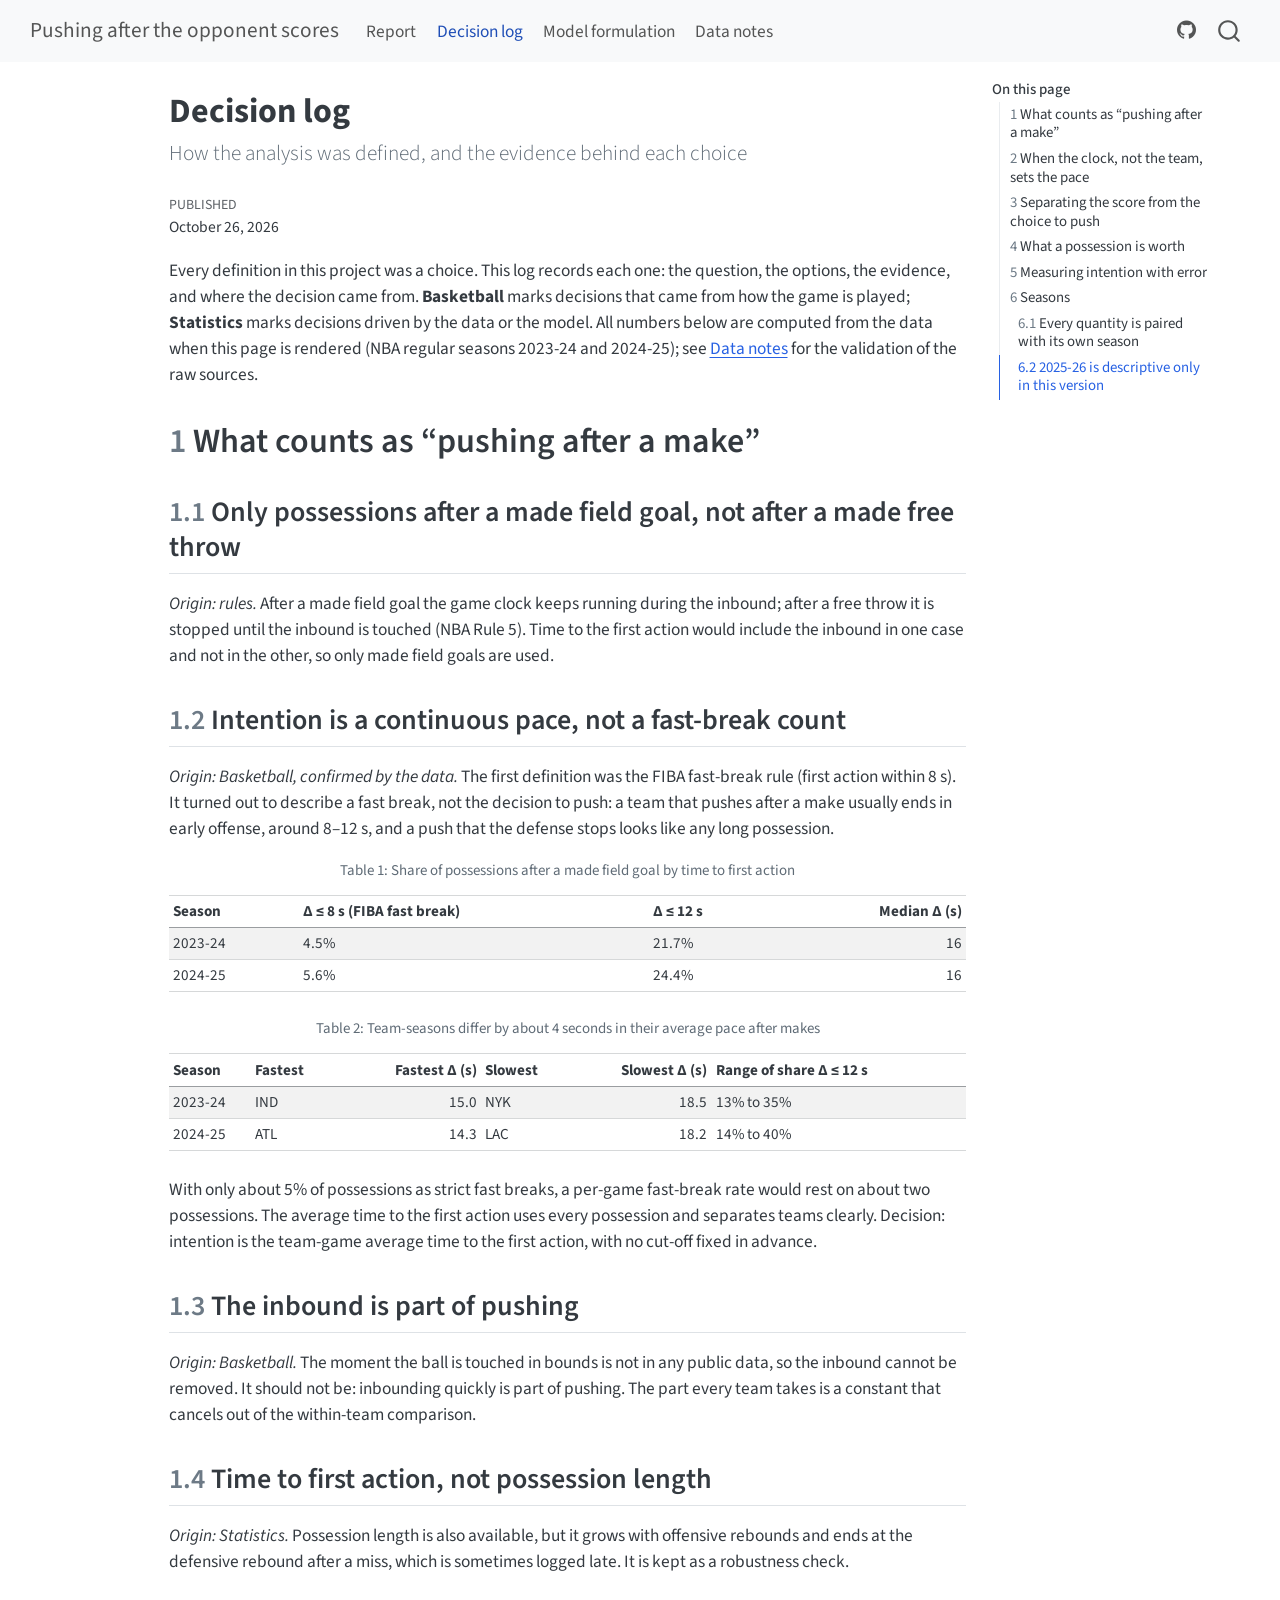
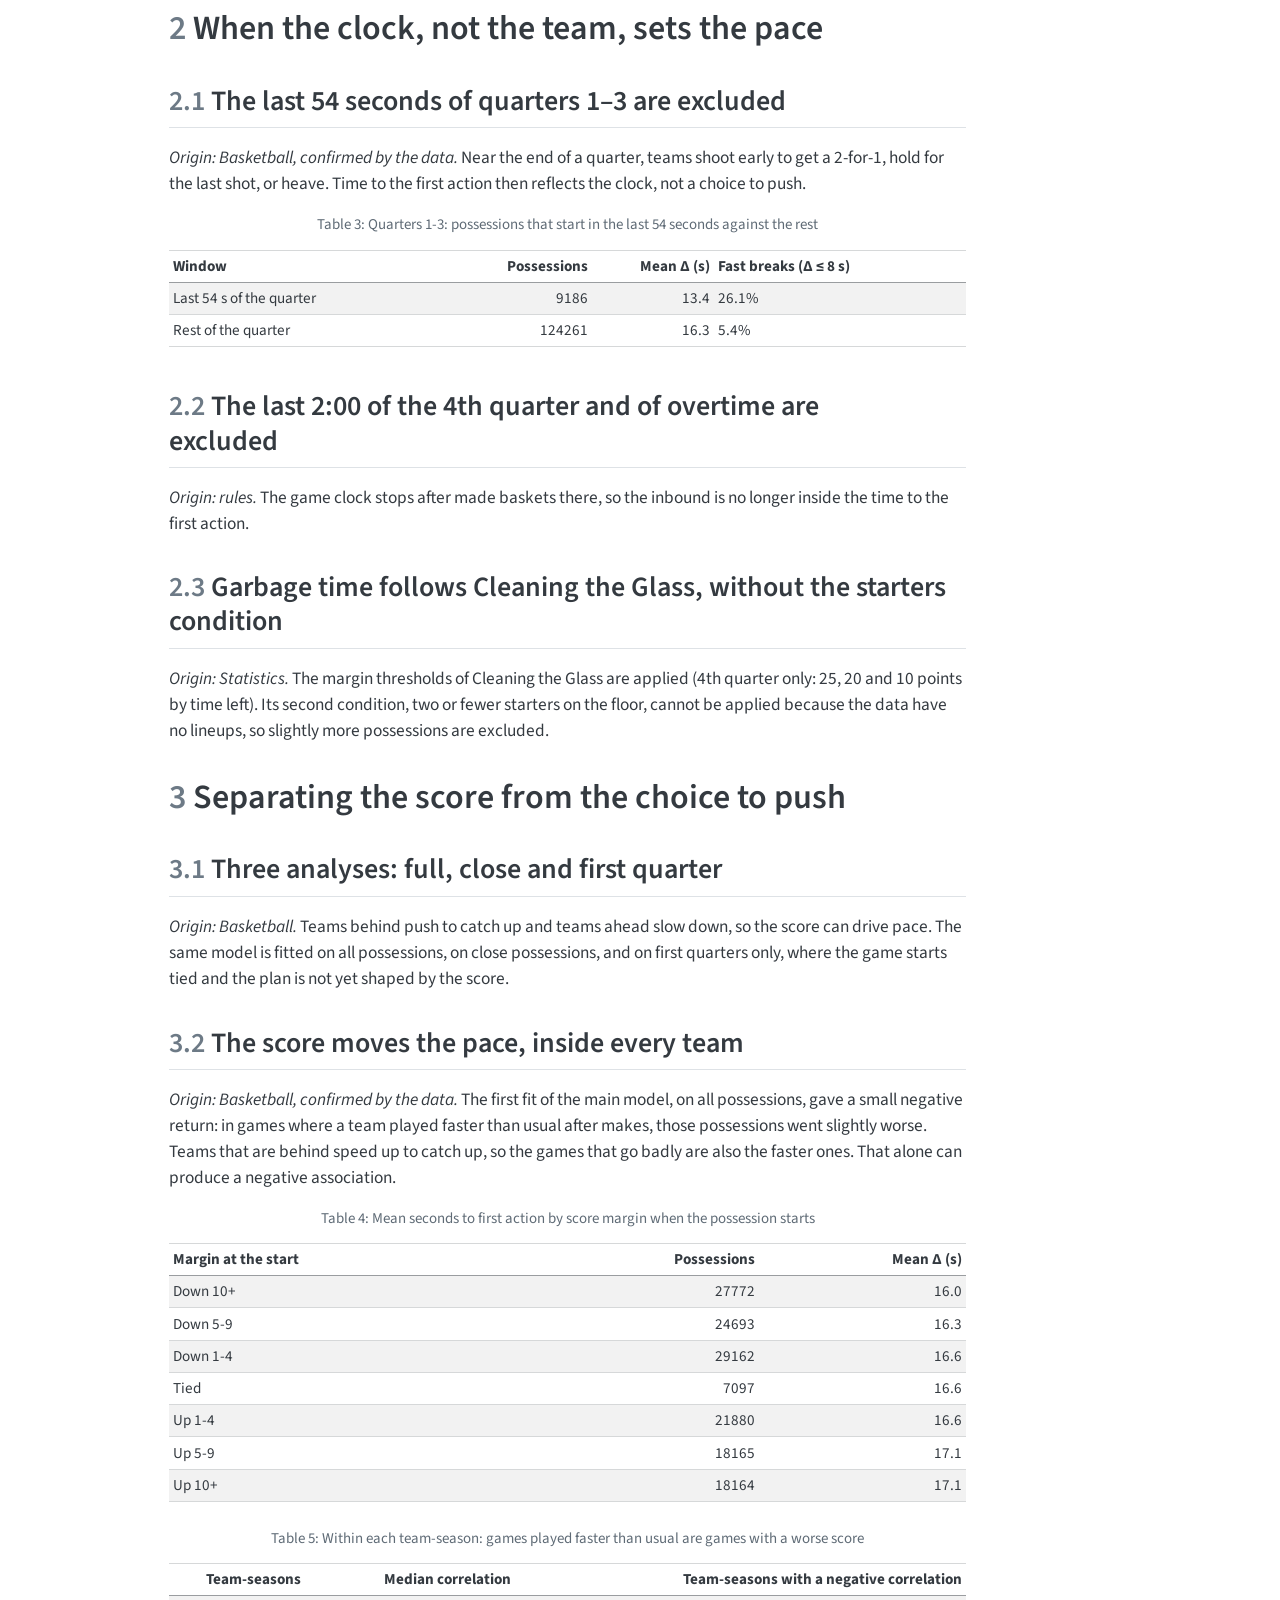
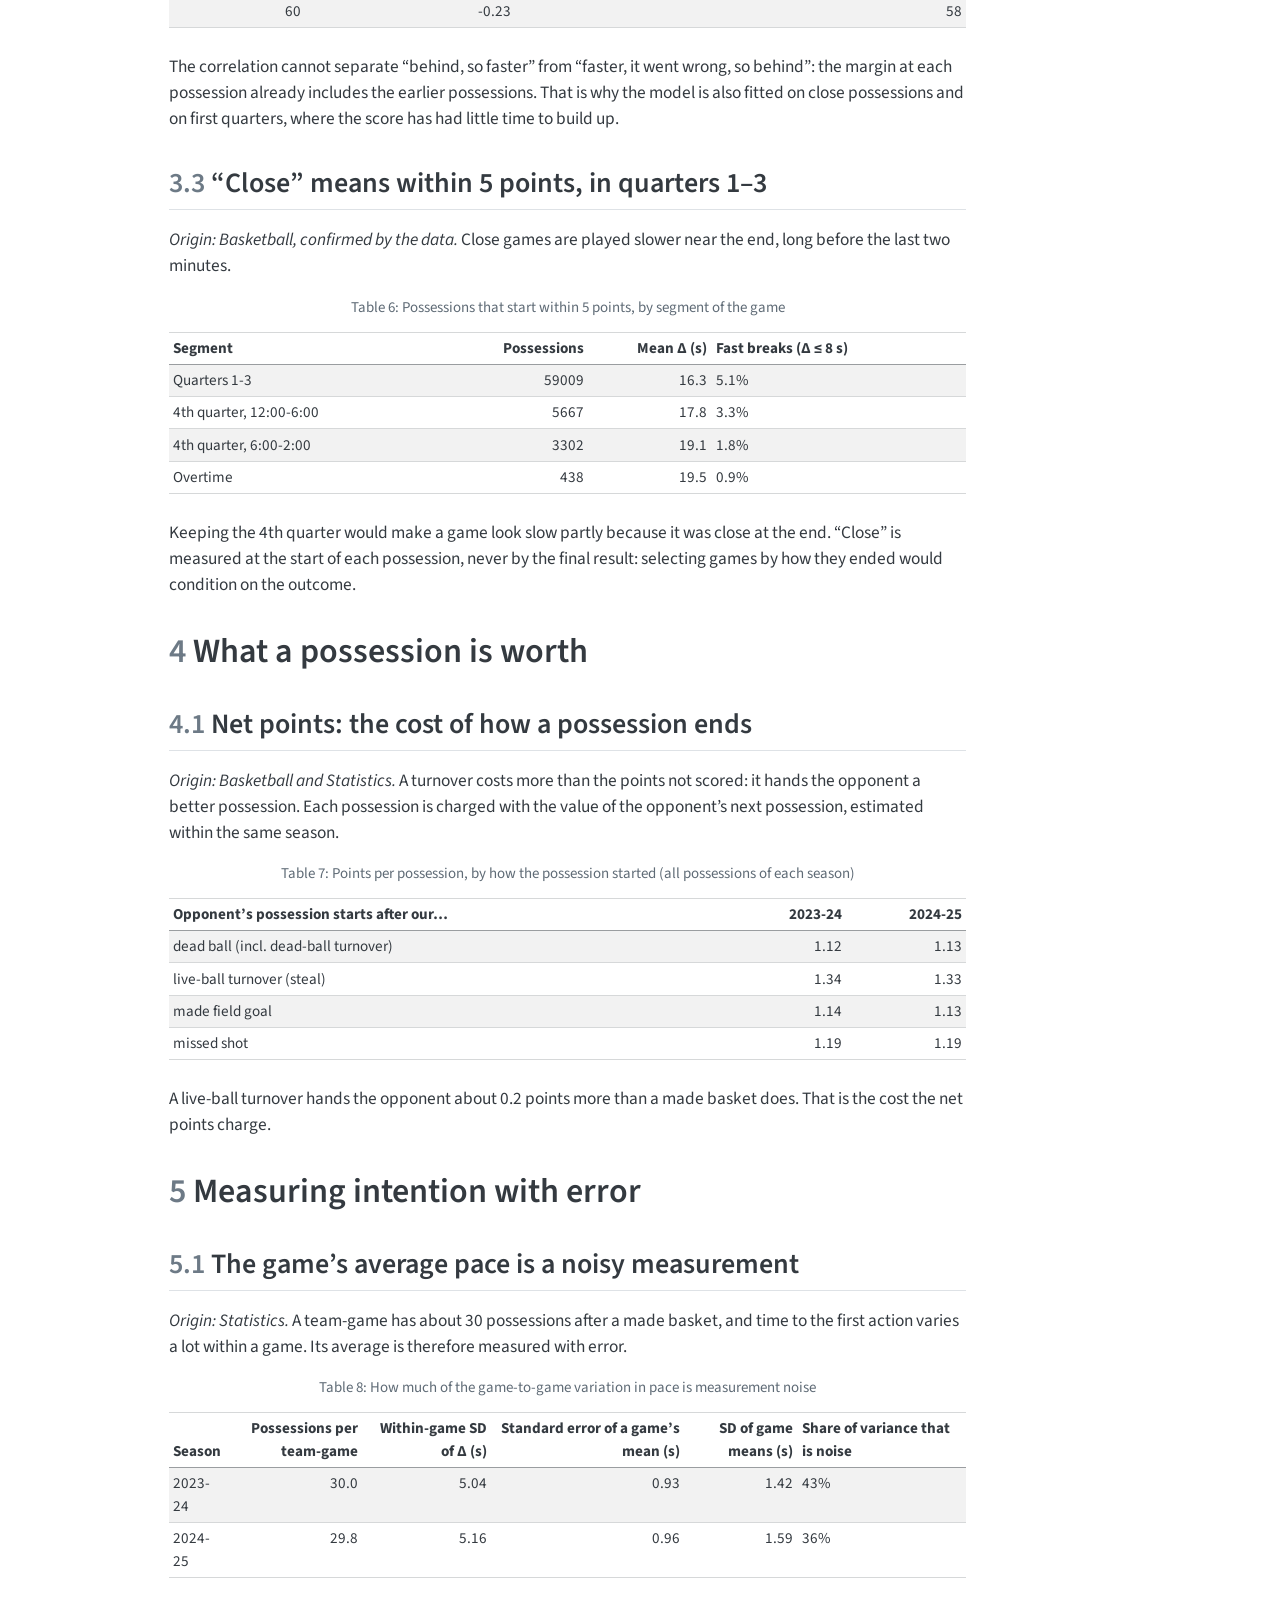
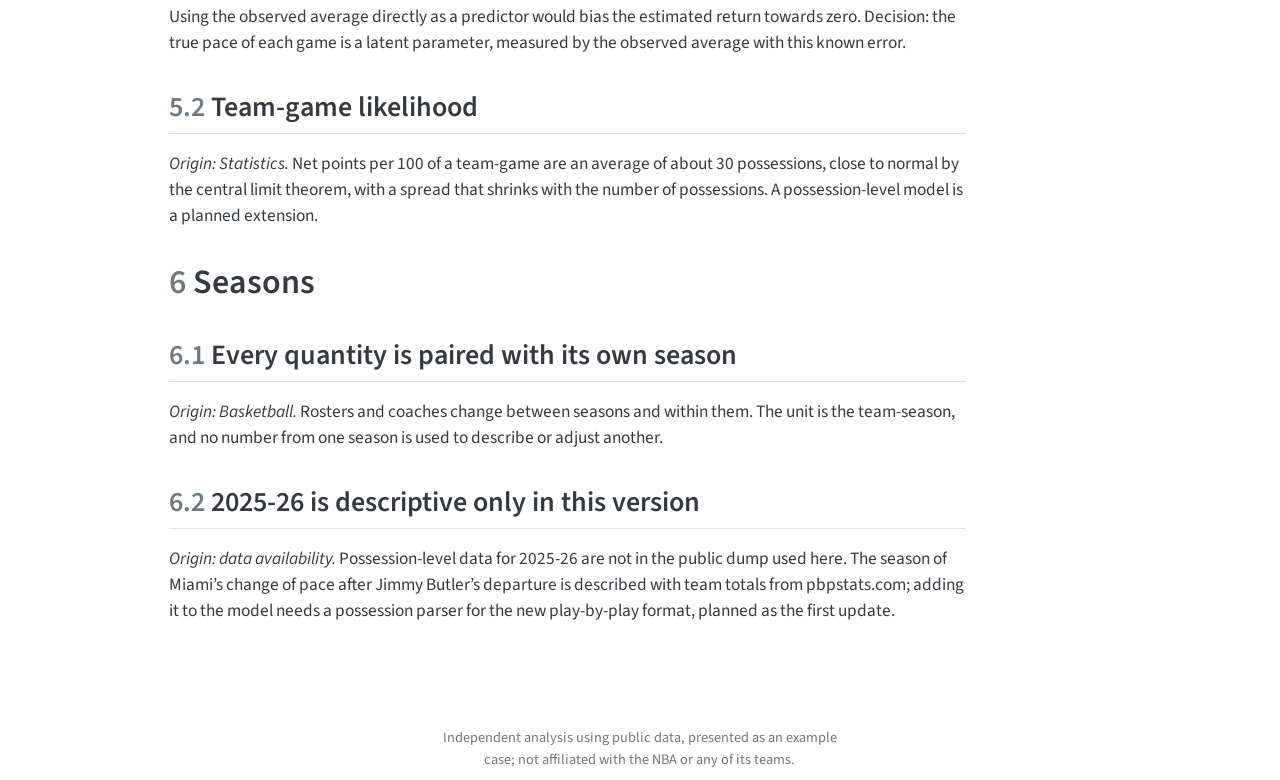
<file: docs/decisions.html>
<!DOCTYPE html>
<html xmlns="http://www.w3.org/1999/xhtml" lang="en" xml:lang="en"><head>

<meta charset="utf-8">
<meta name="generator" content="quarto-1.7.32">

<meta name="viewport" content="width=device-width, initial-scale=1.0, user-scalable=yes">

<meta name="dcterms.date" content="2026-10-26">

<title>Decision log – Pushing after the opponent scores</title>
<style>
code{white-space: pre-wrap;}
span.smallcaps{font-variant: small-caps;}
div.columns{display: flex; gap: min(4vw, 1.5em);}
div.column{flex: auto; overflow-x: auto;}
div.hanging-indent{margin-left: 1.5em; text-indent: -1.5em;}
ul.task-list{list-style: none;}
ul.task-list li input[type="checkbox"] {
  width: 0.8em;
  margin: 0 0.8em 0.2em -1em; /* quarto-specific, see https://github.com/quarto-dev/quarto-cli/issues/4556 */ 
  vertical-align: middle;
}
</style>


<script src="site_libs/quarto-nav/quarto-nav.js"></script>
<script src="site_libs/quarto-nav/headroom.min.js"></script>
<script src="site_libs/clipboard/clipboard.min.js"></script>
<script src="site_libs/quarto-search/autocomplete.umd.js"></script>
<script src="site_libs/quarto-search/fuse.min.js"></script>
<script src="site_libs/quarto-search/quarto-search.js"></script>
<meta name="quarto:offset" content="./">
<script src="site_libs/quarto-html/quarto.js" type="module"></script>
<script src="site_libs/quarto-html/tabsets/tabsets.js" type="module"></script>
<script src="site_libs/quarto-html/popper.min.js"></script>
<script src="site_libs/quarto-html/tippy.umd.min.js"></script>
<script src="site_libs/quarto-html/anchor.min.js"></script>
<link href="site_libs/quarto-html/tippy.css" rel="stylesheet">
<link href="site_libs/quarto-html/quarto-syntax-highlighting-37eea08aefeeee20ff55810ff984fec1.css" rel="stylesheet" id="quarto-text-highlighting-styles">
<script src="site_libs/bootstrap/bootstrap.min.js"></script>
<link href="site_libs/bootstrap/bootstrap-icons.css" rel="stylesheet">
<link href="site_libs/bootstrap/bootstrap-dfb324f25d9b1687192fa8be62ac8f9c.min.css" rel="stylesheet" append-hash="true" id="quarto-bootstrap" data-mode="light">
<script id="quarto-search-options" type="application/json">{
  "location": "navbar",
  "copy-button": false,
  "collapse-after": 3,
  "panel-placement": "end",
  "type": "overlay",
  "limit": 50,
  "keyboard-shortcut": [
    "f",
    "/",
    "s"
  ],
  "show-item-context": false,
  "language": {
    "search-no-results-text": "No results",
    "search-matching-documents-text": "matching documents",
    "search-copy-link-title": "Copy link to search",
    "search-hide-matches-text": "Hide additional matches",
    "search-more-match-text": "more match in this document",
    "search-more-matches-text": "more matches in this document",
    "search-clear-button-title": "Clear",
    "search-text-placeholder": "",
    "search-detached-cancel-button-title": "Cancel",
    "search-submit-button-title": "Submit",
    "search-label": "Search"
  }
}</script>


<link rel="stylesheet" href="styles.css">
</head>

<body class="nav-fixed quarto-light">

<div id="quarto-search-results"></div>
  <header id="quarto-header" class="headroom fixed-top">
    <nav class="navbar navbar-expand-lg " data-bs-theme="dark">
      <div class="navbar-container container-fluid">
      <div class="navbar-brand-container mx-auto">
    <a class="navbar-brand" href="./index.html">
    <span class="navbar-title">Pushing after the opponent scores</span>
    </a>
  </div>
            <div id="quarto-search" class="" title="Search"></div>
          <button class="navbar-toggler" type="button" data-bs-toggle="collapse" data-bs-target="#navbarCollapse" aria-controls="navbarCollapse" role="menu" aria-expanded="false" aria-label="Toggle navigation" onclick="if (window.quartoToggleHeadroom) { window.quartoToggleHeadroom(); }">
  <span class="navbar-toggler-icon"></span>
</button>
          <div class="collapse navbar-collapse" id="navbarCollapse">
            <ul class="navbar-nav navbar-nav-scroll me-auto">
  <li class="nav-item">
    <a class="nav-link" href="./index.html"> 
<span class="menu-text">Report</span></a>
  </li>  
  <li class="nav-item">
    <a class="nav-link active" href="./decisions.html" aria-current="page"> 
<span class="menu-text">Decision log</span></a>
  </li>  
  <li class="nav-item">
    <a class="nav-link" href="./formulation.html"> 
<span class="menu-text">Model formulation</span></a>
  </li>  
  <li class="nav-item">
    <a class="nav-link" href="./data-notes.html"> 
<span class="menu-text">Data notes</span></a>
  </li>  
</ul>
            <ul class="navbar-nav navbar-nav-scroll ms-auto">
  <li class="nav-item compact">
    <a class="nav-link" href="https://github.com/smcostas/transition-after-makes"> <i class="bi bi-github" role="img">
</i> 
<span class="menu-text"></span></a>
  </li>  
</ul>
          </div> <!-- /navcollapse -->
            <div class="quarto-navbar-tools">
</div>
      </div> <!-- /container-fluid -->
    </nav>
</header>
<!-- content -->
<div id="quarto-content" class="quarto-container page-columns page-rows-contents page-layout-article page-navbar">
<!-- sidebar -->
<!-- margin-sidebar -->
    <div id="quarto-margin-sidebar" class="sidebar margin-sidebar">
        <nav id="TOC" role="doc-toc" class="toc-active">
    <h2 id="toc-title">On this page</h2>
   
  <ul class="collapse">
  <li><a href="#what-counts-as-pushing-after-a-make" id="toc-what-counts-as-pushing-after-a-make" class="nav-link active" data-scroll-target="#what-counts-as-pushing-after-a-make"><span class="header-section-number">1</span> What counts as “pushing after a make”</a>
  <ul class="collapse">
  <li><a href="#only-possessions-after-a-made-field-goal-not-after-a-made-free-throw" id="toc-only-possessions-after-a-made-field-goal-not-after-a-made-free-throw" class="nav-link" data-scroll-target="#only-possessions-after-a-made-field-goal-not-after-a-made-free-throw"><span class="header-section-number">1.1</span> Only possessions after a made field goal, not after a made free throw</a></li>
  <li><a href="#intention-is-a-continuous-pace-not-a-fast-break-count" id="toc-intention-is-a-continuous-pace-not-a-fast-break-count" class="nav-link" data-scroll-target="#intention-is-a-continuous-pace-not-a-fast-break-count"><span class="header-section-number">1.2</span> Intention is a continuous pace, not a fast-break count</a></li>
  <li><a href="#the-inbound-is-part-of-pushing" id="toc-the-inbound-is-part-of-pushing" class="nav-link" data-scroll-target="#the-inbound-is-part-of-pushing"><span class="header-section-number">1.3</span> The inbound is part of pushing</a></li>
  <li><a href="#time-to-first-action-not-possession-length" id="toc-time-to-first-action-not-possession-length" class="nav-link" data-scroll-target="#time-to-first-action-not-possession-length"><span class="header-section-number">1.4</span> Time to first action, not possession length</a></li>
  </ul></li>
  <li><a href="#when-the-clock-not-the-team-sets-the-pace" id="toc-when-the-clock-not-the-team-sets-the-pace" class="nav-link" data-scroll-target="#when-the-clock-not-the-team-sets-the-pace"><span class="header-section-number">2</span> When the clock, not the team, sets the pace</a>
  <ul class="collapse">
  <li><a href="#the-last-54-seconds-of-quarters-13-are-excluded" id="toc-the-last-54-seconds-of-quarters-13-are-excluded" class="nav-link" data-scroll-target="#the-last-54-seconds-of-quarters-13-are-excluded"><span class="header-section-number">2.1</span> The last 54 seconds of quarters 1–3 are excluded</a></li>
  <li><a href="#the-last-200-of-the-4th-quarter-and-of-overtime-are-excluded" id="toc-the-last-200-of-the-4th-quarter-and-of-overtime-are-excluded" class="nav-link" data-scroll-target="#the-last-200-of-the-4th-quarter-and-of-overtime-are-excluded"><span class="header-section-number">2.2</span> The last 2:00 of the 4th quarter and of overtime are excluded</a></li>
  <li><a href="#garbage-time-follows-cleaning-the-glass-without-the-starters-condition" id="toc-garbage-time-follows-cleaning-the-glass-without-the-starters-condition" class="nav-link" data-scroll-target="#garbage-time-follows-cleaning-the-glass-without-the-starters-condition"><span class="header-section-number">2.3</span> Garbage time follows Cleaning the Glass, without the starters condition</a></li>
  </ul></li>
  <li><a href="#separating-the-score-from-the-choice-to-push" id="toc-separating-the-score-from-the-choice-to-push" class="nav-link" data-scroll-target="#separating-the-score-from-the-choice-to-push"><span class="header-section-number">3</span> Separating the score from the choice to push</a>
  <ul class="collapse">
  <li><a href="#three-analyses-full-close-and-first-quarter" id="toc-three-analyses-full-close-and-first-quarter" class="nav-link" data-scroll-target="#three-analyses-full-close-and-first-quarter"><span class="header-section-number">3.1</span> Three analyses: full, close and first quarter</a></li>
  <li><a href="#the-score-moves-the-pace-inside-every-team" id="toc-the-score-moves-the-pace-inside-every-team" class="nav-link" data-scroll-target="#the-score-moves-the-pace-inside-every-team"><span class="header-section-number">3.2</span> The score moves the pace, inside every team</a></li>
  <li><a href="#close-means-within-5-points-in-quarters-13" id="toc-close-means-within-5-points-in-quarters-13" class="nav-link" data-scroll-target="#close-means-within-5-points-in-quarters-13"><span class="header-section-number">3.3</span> “Close” means within 5 points, in quarters 1–3</a></li>
  </ul></li>
  <li><a href="#what-a-possession-is-worth" id="toc-what-a-possession-is-worth" class="nav-link" data-scroll-target="#what-a-possession-is-worth"><span class="header-section-number">4</span> What a possession is worth</a>
  <ul class="collapse">
  <li><a href="#net-points-the-cost-of-how-a-possession-ends" id="toc-net-points-the-cost-of-how-a-possession-ends" class="nav-link" data-scroll-target="#net-points-the-cost-of-how-a-possession-ends"><span class="header-section-number">4.1</span> Net points: the cost of how a possession ends</a></li>
  </ul></li>
  <li><a href="#measuring-intention-with-error" id="toc-measuring-intention-with-error" class="nav-link" data-scroll-target="#measuring-intention-with-error"><span class="header-section-number">5</span> Measuring intention with error</a>
  <ul class="collapse">
  <li><a href="#the-games-average-pace-is-a-noisy-measurement" id="toc-the-games-average-pace-is-a-noisy-measurement" class="nav-link" data-scroll-target="#the-games-average-pace-is-a-noisy-measurement"><span class="header-section-number">5.1</span> The game’s average pace is a noisy measurement</a></li>
  <li><a href="#team-game-likelihood" id="toc-team-game-likelihood" class="nav-link" data-scroll-target="#team-game-likelihood"><span class="header-section-number">5.2</span> Team-game likelihood</a></li>
  </ul></li>
  <li><a href="#seasons" id="toc-seasons" class="nav-link" data-scroll-target="#seasons"><span class="header-section-number">6</span> Seasons</a>
  <ul class="collapse">
  <li><a href="#every-quantity-is-paired-with-its-own-season" id="toc-every-quantity-is-paired-with-its-own-season" class="nav-link" data-scroll-target="#every-quantity-is-paired-with-its-own-season"><span class="header-section-number">6.1</span> Every quantity is paired with its own season</a></li>
  <li><a href="#is-descriptive-only-in-this-version" id="toc-is-descriptive-only-in-this-version" class="nav-link" data-scroll-target="#is-descriptive-only-in-this-version"><span class="header-section-number">6.2</span> 2025-26 is descriptive only in this version</a></li>
  </ul></li>
  </ul>
</nav>
    </div>
<!-- main -->
<main class="content" id="quarto-document-content">

<header id="title-block-header" class="quarto-title-block default">
<div class="quarto-title">
<h1 class="title">Decision log</h1>
<p class="subtitle lead">How the analysis was defined, and the evidence behind each choice</p>
</div>



<div class="quarto-title-meta">

    
    <div>
    <div class="quarto-title-meta-heading">Published</div>
    <div class="quarto-title-meta-contents">
      <p class="date">October 26, 2026</p>
    </div>
  </div>
  
    
  </div>
  


</header>


<p>Every definition in this project was a choice. This log records each one: the question, the options, the evidence, and where the decision came from. <strong>Basketball</strong> marks decisions that came from how the game is played; <strong>Statistics</strong> marks decisions driven by the data or the model. All numbers below are computed from the data when this page is rendered (NBA regular seasons 2023-24 and 2024-25); see <a href="./data-notes.html">Data notes</a> for the validation of the raw sources.</p>
<section id="what-counts-as-pushing-after-a-make" class="level1" data-number="1">
<h1 data-number="1"><span class="header-section-number">1</span> What counts as “pushing after a make”</h1>
<section id="only-possessions-after-a-made-field-goal-not-after-a-made-free-throw" class="level2" data-number="1.1">
<h2 data-number="1.1" class="anchored" data-anchor-id="only-possessions-after-a-made-field-goal-not-after-a-made-free-throw"><span class="header-section-number">1.1</span> Only possessions after a made field goal, not after a made free throw</h2>
<p><em>Origin: rules.</em> After a made field goal the game clock keeps running during the inbound; after a free throw it is stopped until the inbound is touched (NBA Rule 5). Time to the first action would include the inbound in one case and not in the other, so only made field goals are used.</p>
</section>
<section id="intention-is-a-continuous-pace-not-a-fast-break-count" class="level2" data-number="1.2">
<h2 data-number="1.2" class="anchored" data-anchor-id="intention-is-a-continuous-pace-not-a-fast-break-count"><span class="header-section-number">1.2</span> Intention is a continuous pace, not a fast-break count</h2>
<p><em>Origin: Basketball, confirmed by the data.</em> The first definition was the FIBA fast-break rule (first action within 8 s). It turned out to describe a fast break, not the decision to push: a team that pushes after a make usually ends in early offense, around 8–12 s, and a push that the defense stops looks like any long possession.</p>
<div class="cell">
<div id="tbl-fastbreak" class="cell quarto-float quarto-figure quarto-figure-center anchored">
<figure class="quarto-float quarto-float-tbl figure">
<figcaption class="quarto-float-caption-top quarto-float-caption quarto-float-tbl" id="tbl-fastbreak-caption-0ceaefa1-69ba-4598-a22c-09a6ac19f8ca">
Table&nbsp;1: Share of possessions after a made field goal by time to first action
</figcaption>
<div aria-describedby="tbl-fastbreak-caption-0ceaefa1-69ba-4598-a22c-09a6ac19f8ca">
<div class="cell-output-display">
<table class="do-not-create-environment cell caption-top table table-sm table-striped small">
<thead>
<tr class="header">
<th style="text-align: left;">Season</th>
<th style="text-align: left;">Δ ≤ 8 s (FIBA fast break)</th>
<th style="text-align: left;">Δ ≤ 12 s</th>
<th style="text-align: right;">Median Δ (s)</th>
</tr>
</thead>
<tbody>
<tr class="odd">
<td style="text-align: left;">2023-24</td>
<td style="text-align: left;">4.5%</td>
<td style="text-align: left;">21.7%</td>
<td style="text-align: right;">16</td>
</tr>
<tr class="even">
<td style="text-align: left;">2024-25</td>
<td style="text-align: left;">5.6%</td>
<td style="text-align: left;">24.4%</td>
<td style="text-align: right;">16</td>
</tr>
</tbody>
</table>
</div>
</div>
</figure>
</div>
</div>
<div class="cell">
<div id="tbl-team-range" class="cell quarto-float quarto-figure quarto-figure-center anchored">
<figure class="quarto-float quarto-float-tbl figure">
<figcaption class="quarto-float-caption-top quarto-float-caption quarto-float-tbl" id="tbl-team-range-caption-0ceaefa1-69ba-4598-a22c-09a6ac19f8ca">
Table&nbsp;2: Team-seasons differ by about 4 seconds in their average pace after makes
</figcaption>
<div aria-describedby="tbl-team-range-caption-0ceaefa1-69ba-4598-a22c-09a6ac19f8ca">
<div class="cell-output-display">
<table class="do-not-create-environment cell caption-top table table-sm table-striped small">
<colgroup>
<col style="width: 10%">
<col style="width: 10%">
<col style="width: 18%">
<col style="width: 10%">
<col style="width: 18%">
<col style="width: 31%">
</colgroup>
<thead>
<tr class="header">
<th style="text-align: left;">Season</th>
<th style="text-align: left;">Fastest</th>
<th style="text-align: right;">Fastest Δ (s)</th>
<th style="text-align: left;">Slowest</th>
<th style="text-align: right;">Slowest Δ (s)</th>
<th style="text-align: left;">Range of share Δ ≤ 12 s</th>
</tr>
</thead>
<tbody>
<tr class="odd">
<td style="text-align: left;">2023-24</td>
<td style="text-align: left;">IND</td>
<td style="text-align: right;">15.0</td>
<td style="text-align: left;">NYK</td>
<td style="text-align: right;">18.5</td>
<td style="text-align: left;">13% to 35%</td>
</tr>
<tr class="even">
<td style="text-align: left;">2024-25</td>
<td style="text-align: left;">ATL</td>
<td style="text-align: right;">14.3</td>
<td style="text-align: left;">LAC</td>
<td style="text-align: right;">18.2</td>
<td style="text-align: left;">14% to 40%</td>
</tr>
</tbody>
</table>
</div>
</div>
</figure>
</div>
</div>
<p>With only about 5% of possessions as strict fast breaks, a per-game fast-break rate would rest on about two possessions. The average time to the first action uses every possession and separates teams clearly. Decision: intention is the team-game average time to the first action, with no cut-off fixed in advance.</p>
</section>
<section id="the-inbound-is-part-of-pushing" class="level2" data-number="1.3">
<h2 data-number="1.3" class="anchored" data-anchor-id="the-inbound-is-part-of-pushing"><span class="header-section-number">1.3</span> The inbound is part of pushing</h2>
<p><em>Origin: Basketball.</em> The moment the ball is touched in bounds is not in any public data, so the inbound cannot be removed. It should not be: inbounding quickly is part of pushing. The part every team takes is a constant that cancels out of the within-team comparison.</p>
</section>
<section id="time-to-first-action-not-possession-length" class="level2" data-number="1.4">
<h2 data-number="1.4" class="anchored" data-anchor-id="time-to-first-action-not-possession-length"><span class="header-section-number">1.4</span> Time to first action, not possession length</h2>
<p><em>Origin: Statistics.</em> Possession length is also available, but it grows with offensive rebounds and ends at the defensive rebound after a miss, which is sometimes logged late. It is kept as a robustness check.</p>
</section>
</section>
<section id="when-the-clock-not-the-team-sets-the-pace" class="level1" data-number="2">
<h1 data-number="2"><span class="header-section-number">2</span> When the clock, not the team, sets the pace</h1>
<section id="the-last-54-seconds-of-quarters-13-are-excluded" class="level2" data-number="2.1">
<h2 data-number="2.1" class="anchored" data-anchor-id="the-last-54-seconds-of-quarters-13-are-excluded"><span class="header-section-number">2.1</span> The last 54 seconds of quarters 1–3 are excluded</h2>
<p><em>Origin: Basketball, confirmed by the data.</em> Near the end of a quarter, teams shoot early to get a 2-for-1, hold for the last shot, or heave. Time to the first action then reflects the clock, not a choice to push.</p>
<div class="cell">
<div id="tbl-end-quarter" class="cell quarto-float quarto-figure quarto-figure-center anchored">
<figure class="quarto-float quarto-float-tbl figure">
<figcaption class="quarto-float-caption-top quarto-float-caption quarto-float-tbl" id="tbl-end-quarter-caption-0ceaefa1-69ba-4598-a22c-09a6ac19f8ca">
Table&nbsp;3: Quarters 1-3: possessions that start in the last 54 seconds against the rest
</figcaption>
<div aria-describedby="tbl-end-quarter-caption-0ceaefa1-69ba-4598-a22c-09a6ac19f8ca">
<div class="cell-output-display">
<table class="do-not-create-environment cell caption-top table table-sm table-striped small">
<colgroup>
<col style="width: 35%">
<col style="width: 17%">
<col style="width: 15%">
<col style="width: 31%">
</colgroup>
<thead>
<tr class="header">
<th style="text-align: left;">Window</th>
<th style="text-align: right;">Possessions</th>
<th style="text-align: right;">Mean Δ (s)</th>
<th style="text-align: left;">Fast breaks (Δ ≤ 8 s)</th>
</tr>
</thead>
<tbody>
<tr class="odd">
<td style="text-align: left;">Last 54 s of the quarter</td>
<td style="text-align: right;">9186</td>
<td style="text-align: right;">13.4</td>
<td style="text-align: left;">26.1%</td>
</tr>
<tr class="even">
<td style="text-align: left;">Rest of the quarter</td>
<td style="text-align: right;">124261</td>
<td style="text-align: right;">16.3</td>
<td style="text-align: left;">5.4%</td>
</tr>
</tbody>
</table>
</div>
</div>
</figure>
</div>
</div>
</section>
<section id="the-last-200-of-the-4th-quarter-and-of-overtime-are-excluded" class="level2" data-number="2.2">
<h2 data-number="2.2" class="anchored" data-anchor-id="the-last-200-of-the-4th-quarter-and-of-overtime-are-excluded"><span class="header-section-number">2.2</span> The last 2:00 of the 4th quarter and of overtime are excluded</h2>
<p><em>Origin: rules.</em> The game clock stops after made baskets there, so the inbound is no longer inside the time to the first action.</p>
</section>
<section id="garbage-time-follows-cleaning-the-glass-without-the-starters-condition" class="level2" data-number="2.3">
<h2 data-number="2.3" class="anchored" data-anchor-id="garbage-time-follows-cleaning-the-glass-without-the-starters-condition"><span class="header-section-number">2.3</span> Garbage time follows Cleaning the Glass, without the starters condition</h2>
<p><em>Origin: Statistics.</em> The margin thresholds of Cleaning the Glass are applied (4th quarter only: 25, 20 and 10 points by time left). Its second condition, two or fewer starters on the floor, cannot be applied because the data have no lineups, so slightly more possessions are excluded.</p>
</section>
</section>
<section id="separating-the-score-from-the-choice-to-push" class="level1" data-number="3">
<h1 data-number="3"><span class="header-section-number">3</span> Separating the score from the choice to push</h1>
<section id="three-analyses-full-close-and-first-quarter" class="level2" data-number="3.1">
<h2 data-number="3.1" class="anchored" data-anchor-id="three-analyses-full-close-and-first-quarter"><span class="header-section-number">3.1</span> Three analyses: full, close and first quarter</h2>
<p><em>Origin: Basketball.</em> Teams behind push to catch up and teams ahead slow down, so the score can drive pace. The same model is fitted on all possessions, on close possessions, and on first quarters only, where the game starts tied and the plan is not yet shaped by the score.</p>
</section>
<section id="the-score-moves-the-pace-inside-every-team" class="level2" data-number="3.2">
<h2 data-number="3.2" class="anchored" data-anchor-id="the-score-moves-the-pace-inside-every-team"><span class="header-section-number">3.2</span> The score moves the pace, inside every team</h2>
<p><em>Origin: Basketball, confirmed by the data.</em> The first fit of the main model, on all possessions, gave a small negative return: in games where a team played faster than usual after makes, those possessions went slightly worse. Teams that are behind speed up to catch up, so the games that go badly are also the faster ones. That alone can produce a negative association.</p>
<div class="cell">
<div id="tbl-pace-by-score" class="cell quarto-float quarto-figure quarto-figure-center anchored">
<figure class="quarto-float quarto-float-tbl figure">
<figcaption class="quarto-float-caption-top quarto-float-caption quarto-float-tbl" id="tbl-pace-by-score-caption-0ceaefa1-69ba-4598-a22c-09a6ac19f8ca">
Table&nbsp;4: Mean seconds to first action by score margin when the possession starts
</figcaption>
<div aria-describedby="tbl-pace-by-score-caption-0ceaefa1-69ba-4598-a22c-09a6ac19f8ca">
<div class="cell-output-display">
<table class="do-not-create-environment cell caption-top table table-sm table-striped small">
<thead>
<tr class="header">
<th style="text-align: left;">Margin at the start</th>
<th style="text-align: right;">Possessions</th>
<th style="text-align: right;">Mean Δ (s)</th>
</tr>
</thead>
<tbody>
<tr class="odd">
<td style="text-align: left;">Down 10+</td>
<td style="text-align: right;">27772</td>
<td style="text-align: right;">16.0</td>
</tr>
<tr class="even">
<td style="text-align: left;">Down 5-9</td>
<td style="text-align: right;">24693</td>
<td style="text-align: right;">16.3</td>
</tr>
<tr class="odd">
<td style="text-align: left;">Down 1-4</td>
<td style="text-align: right;">29162</td>
<td style="text-align: right;">16.6</td>
</tr>
<tr class="even">
<td style="text-align: left;">Tied</td>
<td style="text-align: right;">7097</td>
<td style="text-align: right;">16.6</td>
</tr>
<tr class="odd">
<td style="text-align: left;">Up 1-4</td>
<td style="text-align: right;">21880</td>
<td style="text-align: right;">16.6</td>
</tr>
<tr class="even">
<td style="text-align: left;">Up 5-9</td>
<td style="text-align: right;">18165</td>
<td style="text-align: right;">17.1</td>
</tr>
<tr class="odd">
<td style="text-align: left;">Up 10+</td>
<td style="text-align: right;">18164</td>
<td style="text-align: right;">17.1</td>
</tr>
</tbody>
</table>
</div>
</div>
</figure>
</div>
</div>
<div class="cell">
<div id="tbl-within-score" class="cell quarto-float quarto-figure quarto-figure-center anchored">
<figure class="quarto-float quarto-float-tbl figure">
<figcaption class="quarto-float-caption-top quarto-float-caption quarto-float-tbl" id="tbl-within-score-caption-0ceaefa1-69ba-4598-a22c-09a6ac19f8ca">
Table&nbsp;5: Within each team-season: games played faster than usual are games with a worse score
</figcaption>
<div aria-describedby="tbl-within-score-caption-0ceaefa1-69ba-4598-a22c-09a6ac19f8ca">
<div class="cell-output-display">
<table class="do-not-create-environment cell caption-top table table-sm table-striped small">
<colgroup>
<col style="width: 17%">
<col style="width: 26%">
<col style="width: 56%">
</colgroup>
<thead>
<tr class="header">
<th style="text-align: right;">Team-seasons</th>
<th style="text-align: right;">Median correlation</th>
<th style="text-align: right;">Team-seasons with a negative correlation</th>
</tr>
</thead>
<tbody>
<tr class="odd">
<td style="text-align: right;">60</td>
<td style="text-align: right;">-0.23</td>
<td style="text-align: right;">58</td>
</tr>
</tbody>
</table>
</div>
</div>
</figure>
</div>
</div>
<p>The correlation cannot separate “behind, so faster” from “faster, it went wrong, so behind”: the margin at each possession already includes the earlier possessions. That is why the model is also fitted on close possessions and on first quarters, where the score has had little time to build up.</p>
</section>
<section id="close-means-within-5-points-in-quarters-13" class="level2" data-number="3.3">
<h2 data-number="3.3" class="anchored" data-anchor-id="close-means-within-5-points-in-quarters-13"><span class="header-section-number">3.3</span> “Close” means within 5 points, in quarters 1–3</h2>
<p><em>Origin: Basketball, confirmed by the data.</em> Close games are played slower near the end, long before the last two minutes.</p>
<div class="cell">
<div id="tbl-close-segment" class="cell quarto-float quarto-figure quarto-figure-center anchored">
<figure class="quarto-float quarto-float-tbl figure">
<figcaption class="quarto-float-caption-top quarto-float-caption quarto-float-tbl" id="tbl-close-segment-caption-0ceaefa1-69ba-4598-a22c-09a6ac19f8ca">
Table&nbsp;6: Possessions that start within 5 points, by segment of the game
</figcaption>
<div aria-describedby="tbl-close-segment-caption-0ceaefa1-69ba-4598-a22c-09a6ac19f8ca">
<div class="cell-output-display">
<table class="do-not-create-environment cell caption-top table table-sm table-striped small">
<colgroup>
<col style="width: 34%">
<col style="width: 17%">
<col style="width: 15%">
<col style="width: 31%">
</colgroup>
<thead>
<tr class="header">
<th style="text-align: left;">Segment</th>
<th style="text-align: right;">Possessions</th>
<th style="text-align: right;">Mean Δ (s)</th>
<th style="text-align: left;">Fast breaks (Δ ≤ 8 s)</th>
</tr>
</thead>
<tbody>
<tr class="odd">
<td style="text-align: left;">Quarters 1-3</td>
<td style="text-align: right;">59009</td>
<td style="text-align: right;">16.3</td>
<td style="text-align: left;">5.1%</td>
</tr>
<tr class="even">
<td style="text-align: left;">4th quarter, 12:00-6:00</td>
<td style="text-align: right;">5667</td>
<td style="text-align: right;">17.8</td>
<td style="text-align: left;">3.3%</td>
</tr>
<tr class="odd">
<td style="text-align: left;">4th quarter, 6:00-2:00</td>
<td style="text-align: right;">3302</td>
<td style="text-align: right;">19.1</td>
<td style="text-align: left;">1.8%</td>
</tr>
<tr class="even">
<td style="text-align: left;">Overtime</td>
<td style="text-align: right;">438</td>
<td style="text-align: right;">19.5</td>
<td style="text-align: left;">0.9%</td>
</tr>
</tbody>
</table>
</div>
</div>
</figure>
</div>
</div>
<p>Keeping the 4th quarter would make a game look slow partly because it was close at the end. “Close” is measured at the start of each possession, never by the final result: selecting games by how they ended would condition on the outcome.</p>
</section>
</section>
<section id="what-a-possession-is-worth" class="level1" data-number="4">
<h1 data-number="4"><span class="header-section-number">4</span> What a possession is worth</h1>
<section id="net-points-the-cost-of-how-a-possession-ends" class="level2" data-number="4.1">
<h2 data-number="4.1" class="anchored" data-anchor-id="net-points-the-cost-of-how-a-possession-ends"><span class="header-section-number">4.1</span> Net points: the cost of how a possession ends</h2>
<p><em>Origin: Basketball and Statistics.</em> A turnover costs more than the points not scored: it hands the opponent a better possession. Each possession is charged with the value of the opponent’s next possession, estimated within the same season.</p>
<div class="cell">
<div id="tbl-next-value" class="cell quarto-float quarto-figure quarto-figure-center anchored">
<figure class="quarto-float quarto-float-tbl figure">
<figcaption class="quarto-float-caption-top quarto-float-caption quarto-float-tbl" id="tbl-next-value-caption-0ceaefa1-69ba-4598-a22c-09a6ac19f8ca">
Table&nbsp;7: Points per possession, by how the possession started (all possessions of each season)
</figcaption>
<div aria-describedby="tbl-next-value-caption-0ceaefa1-69ba-4598-a22c-09a6ac19f8ca">
<div class="cell-output-display">
<table class="do-not-create-environment cell caption-top table table-sm table-striped small">
<thead>
<tr class="header">
<th style="text-align: left;">Opponent’s possession starts after our…</th>
<th style="text-align: right;">2023-24</th>
<th style="text-align: right;">2024-25</th>
</tr>
</thead>
<tbody>
<tr class="odd">
<td style="text-align: left;">dead ball (incl.&nbsp;dead-ball turnover)</td>
<td style="text-align: right;">1.12</td>
<td style="text-align: right;">1.13</td>
</tr>
<tr class="even">
<td style="text-align: left;">live-ball turnover (steal)</td>
<td style="text-align: right;">1.34</td>
<td style="text-align: right;">1.33</td>
</tr>
<tr class="odd">
<td style="text-align: left;">made field goal</td>
<td style="text-align: right;">1.14</td>
<td style="text-align: right;">1.13</td>
</tr>
<tr class="even">
<td style="text-align: left;">missed shot</td>
<td style="text-align: right;">1.19</td>
<td style="text-align: right;">1.19</td>
</tr>
</tbody>
</table>
</div>
</div>
</figure>
</div>
</div>
<p>A live-ball turnover hands the opponent about 0.2 points more than a made basket does. That is the cost the net points charge.</p>
</section>
</section>
<section id="measuring-intention-with-error" class="level1" data-number="5">
<h1 data-number="5"><span class="header-section-number">5</span> Measuring intention with error</h1>
<section id="the-games-average-pace-is-a-noisy-measurement" class="level2" data-number="5.1">
<h2 data-number="5.1" class="anchored" data-anchor-id="the-games-average-pace-is-a-noisy-measurement"><span class="header-section-number">5.1</span> The game’s average pace is a noisy measurement</h2>
<p><em>Origin: Statistics.</em> A team-game has about 30 possessions after a made basket, and time to the first action varies a lot within a game. Its average is therefore measured with error.</p>
<div class="cell">
<div id="tbl-reliability" class="cell quarto-float quarto-figure quarto-figure-center anchored">
<figure class="quarto-float quarto-float-tbl figure">
<figcaption class="quarto-float-caption-top quarto-float-caption quarto-float-tbl" id="tbl-reliability-caption-0ceaefa1-69ba-4598-a22c-09a6ac19f8ca">
Table&nbsp;8: How much of the game-to-game variation in pace is measurement noise
</figcaption>
<div aria-describedby="tbl-reliability-caption-0ceaefa1-69ba-4598-a22c-09a6ac19f8ca">
<div class="cell-output-display">
<table class="do-not-create-environment cell caption-top table table-sm table-striped small">
<colgroup>
<col style="width: 5%">
<col style="width: 17%">
<col style="width: 16%">
<col style="width: 24%">
<col style="width: 14%">
<col style="width: 21%">
</colgroup>
<thead>
<tr class="header">
<th style="text-align: left;">Season</th>
<th style="text-align: right;">Possessions per team-game</th>
<th style="text-align: right;">Within-game SD of Δ (s)</th>
<th style="text-align: right;">Standard error of a game’s mean (s)</th>
<th style="text-align: right;">SD of game means (s)</th>
<th style="text-align: left;">Share of variance that is noise</th>
</tr>
</thead>
<tbody>
<tr class="odd">
<td style="text-align: left;">2023-24</td>
<td style="text-align: right;">30.0</td>
<td style="text-align: right;">5.04</td>
<td style="text-align: right;">0.93</td>
<td style="text-align: right;">1.42</td>
<td style="text-align: left;">43%</td>
</tr>
<tr class="even">
<td style="text-align: left;">2024-25</td>
<td style="text-align: right;">29.8</td>
<td style="text-align: right;">5.16</td>
<td style="text-align: right;">0.96</td>
<td style="text-align: right;">1.59</td>
<td style="text-align: left;">36%</td>
</tr>
</tbody>
</table>
</div>
</div>
</figure>
</div>
</div>
<p>Using the observed average directly as a predictor would bias the estimated return towards zero. Decision: the true pace of each game is a latent parameter, measured by the observed average with this known error.</p>
</section>
<section id="team-game-likelihood" class="level2" data-number="5.2">
<h2 data-number="5.2" class="anchored" data-anchor-id="team-game-likelihood"><span class="header-section-number">5.2</span> Team-game likelihood</h2>
<p><em>Origin: Statistics.</em> Net points per 100 of a team-game are an average of about 30 possessions, close to normal by the central limit theorem, with a spread that shrinks with the number of possessions. A possession-level model is a planned extension.</p>
</section>
</section>
<section id="seasons" class="level1" data-number="6">
<h1 data-number="6"><span class="header-section-number">6</span> Seasons</h1>
<section id="every-quantity-is-paired-with-its-own-season" class="level2" data-number="6.1">
<h2 data-number="6.1" class="anchored" data-anchor-id="every-quantity-is-paired-with-its-own-season"><span class="header-section-number">6.1</span> Every quantity is paired with its own season</h2>
<p><em>Origin: Basketball.</em> Rosters and coaches change between seasons and within them. The unit is the team-season, and no number from one season is used to describe or adjust another.</p>
</section>
<section id="is-descriptive-only-in-this-version" class="level2" data-number="6.2">
<h2 data-number="6.2" class="anchored" data-anchor-id="is-descriptive-only-in-this-version"><span class="header-section-number">6.2</span> 2025-26 is descriptive only in this version</h2>
<p><em>Origin: data availability.</em> Possession-level data for 2025-26 are not in the public dump used here. The season of Miami’s change of pace after Jimmy Butler’s departure is described with team totals from pbpstats.com; adding it to the model needs a possession parser for the new play-by-play format, planned as the first update.</p>


</section>
</section>

</main> <!-- /main -->
<script id="quarto-html-after-body" type="application/javascript">
  window.document.addEventListener("DOMContentLoaded", function (event) {
    const icon = "";
    const anchorJS = new window.AnchorJS();
    anchorJS.options = {
      placement: 'right',
      icon: icon
    };
    anchorJS.add('.anchored');
    const isCodeAnnotation = (el) => {
      for (const clz of el.classList) {
        if (clz.startsWith('code-annotation-')) {                     
          return true;
        }
      }
      return false;
    }
    const onCopySuccess = function(e) {
      // button target
      const button = e.trigger;
      // don't keep focus
      button.blur();
      // flash "checked"
      button.classList.add('code-copy-button-checked');
      var currentTitle = button.getAttribute("title");
      button.setAttribute("title", "Copied!");
      let tooltip;
      if (window.bootstrap) {
        button.setAttribute("data-bs-toggle", "tooltip");
        button.setAttribute("data-bs-placement", "left");
        button.setAttribute("data-bs-title", "Copied!");
        tooltip = new bootstrap.Tooltip(button, 
          { trigger: "manual", 
            customClass: "code-copy-button-tooltip",
            offset: [0, -8]});
        tooltip.show();    
      }
      setTimeout(function() {
        if (tooltip) {
          tooltip.hide();
          button.removeAttribute("data-bs-title");
          button.removeAttribute("data-bs-toggle");
          button.removeAttribute("data-bs-placement");
        }
        button.setAttribute("title", currentTitle);
        button.classList.remove('code-copy-button-checked');
      }, 1000);
      // clear code selection
      e.clearSelection();
    }
    const getTextToCopy = function(trigger) {
        const codeEl = trigger.previousElementSibling.cloneNode(true);
        for (const childEl of codeEl.children) {
          if (isCodeAnnotation(childEl)) {
            childEl.remove();
          }
        }
        return codeEl.innerText;
    }
    const clipboard = new window.ClipboardJS('.code-copy-button:not([data-in-quarto-modal])', {
      text: getTextToCopy
    });
    clipboard.on('success', onCopySuccess);
    if (window.document.getElementById('quarto-embedded-source-code-modal')) {
      const clipboardModal = new window.ClipboardJS('.code-copy-button[data-in-quarto-modal]', {
        text: getTextToCopy,
        container: window.document.getElementById('quarto-embedded-source-code-modal')
      });
      clipboardModal.on('success', onCopySuccess);
    }
      var localhostRegex = new RegExp(/^(?:http|https):\/\/localhost\:?[0-9]*\//);
      var mailtoRegex = new RegExp(/^mailto:/);
        var filterRegex = new RegExp('/' + window.location.host + '/');
      var isInternal = (href) => {
          return filterRegex.test(href) || localhostRegex.test(href) || mailtoRegex.test(href);
      }
      // Inspect non-navigation links and adorn them if external
     var links = window.document.querySelectorAll('a[href]:not(.nav-link):not(.navbar-brand):not(.toc-action):not(.sidebar-link):not(.sidebar-item-toggle):not(.pagination-link):not(.no-external):not([aria-hidden]):not(.dropdown-item):not(.quarto-navigation-tool):not(.about-link)');
      for (var i=0; i<links.length; i++) {
        const link = links[i];
        if (!isInternal(link.href)) {
          // undo the damage that might have been done by quarto-nav.js in the case of
          // links that we want to consider external
          if (link.dataset.originalHref !== undefined) {
            link.href = link.dataset.originalHref;
          }
        }
      }
    function tippyHover(el, contentFn, onTriggerFn, onUntriggerFn) {
      const config = {
        allowHTML: true,
        maxWidth: 500,
        delay: 100,
        arrow: false,
        appendTo: function(el) {
            return el.parentElement;
        },
        interactive: true,
        interactiveBorder: 10,
        theme: 'quarto',
        placement: 'bottom-start',
      };
      if (contentFn) {
        config.content = contentFn;
      }
      if (onTriggerFn) {
        config.onTrigger = onTriggerFn;
      }
      if (onUntriggerFn) {
        config.onUntrigger = onUntriggerFn;
      }
      window.tippy(el, config); 
    }
    const noterefs = window.document.querySelectorAll('a[role="doc-noteref"]');
    for (var i=0; i<noterefs.length; i++) {
      const ref = noterefs[i];
      tippyHover(ref, function() {
        // use id or data attribute instead here
        let href = ref.getAttribute('data-footnote-href') || ref.getAttribute('href');
        try { href = new URL(href).hash; } catch {}
        const id = href.replace(/^#\/?/, "");
        const note = window.document.getElementById(id);
        if (note) {
          return note.innerHTML;
        } else {
          return "";
        }
      });
    }
    const xrefs = window.document.querySelectorAll('a.quarto-xref');
    const processXRef = (id, note) => {
      // Strip column container classes
      const stripColumnClz = (el) => {
        el.classList.remove("page-full", "page-columns");
        if (el.children) {
          for (const child of el.children) {
            stripColumnClz(child);
          }
        }
      }
      stripColumnClz(note)
      if (id === null || id.startsWith('sec-')) {
        // Special case sections, only their first couple elements
        const container = document.createElement("div");
        if (note.children && note.children.length > 2) {
          container.appendChild(note.children[0].cloneNode(true));
          for (let i = 1; i < note.children.length; i++) {
            const child = note.children[i];
            if (child.tagName === "P" && child.innerText === "") {
              continue;
            } else {
              container.appendChild(child.cloneNode(true));
              break;
            }
          }
          if (window.Quarto?.typesetMath) {
            window.Quarto.typesetMath(container);
          }
          return container.innerHTML
        } else {
          if (window.Quarto?.typesetMath) {
            window.Quarto.typesetMath(note);
          }
          return note.innerHTML;
        }
      } else {
        // Remove any anchor links if they are present
        const anchorLink = note.querySelector('a.anchorjs-link');
        if (anchorLink) {
          anchorLink.remove();
        }
        if (window.Quarto?.typesetMath) {
          window.Quarto.typesetMath(note);
        }
        if (note.classList.contains("callout")) {
          return note.outerHTML;
        } else {
          return note.innerHTML;
        }
      }
    }
    for (var i=0; i<xrefs.length; i++) {
      const xref = xrefs[i];
      tippyHover(xref, undefined, function(instance) {
        instance.disable();
        let url = xref.getAttribute('href');
        let hash = undefined; 
        if (url.startsWith('#')) {
          hash = url;
        } else {
          try { hash = new URL(url).hash; } catch {}
        }
        if (hash) {
          const id = hash.replace(/^#\/?/, "");
          const note = window.document.getElementById(id);
          if (note !== null) {
            try {
              const html = processXRef(id, note.cloneNode(true));
              instance.setContent(html);
            } finally {
              instance.enable();
              instance.show();
            }
          } else {
            // See if we can fetch this
            fetch(url.split('#')[0])
            .then(res => res.text())
            .then(html => {
              const parser = new DOMParser();
              const htmlDoc = parser.parseFromString(html, "text/html");
              const note = htmlDoc.getElementById(id);
              if (note !== null) {
                const html = processXRef(id, note);
                instance.setContent(html);
              } 
            }).finally(() => {
              instance.enable();
              instance.show();
            });
          }
        } else {
          // See if we can fetch a full url (with no hash to target)
          // This is a special case and we should probably do some content thinning / targeting
          fetch(url)
          .then(res => res.text())
          .then(html => {
            const parser = new DOMParser();
            const htmlDoc = parser.parseFromString(html, "text/html");
            const note = htmlDoc.querySelector('main.content');
            if (note !== null) {
              // This should only happen for chapter cross references
              // (since there is no id in the URL)
              // remove the first header
              if (note.children.length > 0 && note.children[0].tagName === "HEADER") {
                note.children[0].remove();
              }
              const html = processXRef(null, note);
              instance.setContent(html);
            } 
          }).finally(() => {
            instance.enable();
            instance.show();
          });
        }
      }, function(instance) {
      });
    }
        let selectedAnnoteEl;
        const selectorForAnnotation = ( cell, annotation) => {
          let cellAttr = 'data-code-cell="' + cell + '"';
          let lineAttr = 'data-code-annotation="' +  annotation + '"';
          const selector = 'span[' + cellAttr + '][' + lineAttr + ']';
          return selector;
        }
        const selectCodeLines = (annoteEl) => {
          const doc = window.document;
          const targetCell = annoteEl.getAttribute("data-target-cell");
          const targetAnnotation = annoteEl.getAttribute("data-target-annotation");
          const annoteSpan = window.document.querySelector(selectorForAnnotation(targetCell, targetAnnotation));
          const lines = annoteSpan.getAttribute("data-code-lines").split(",");
          const lineIds = lines.map((line) => {
            return targetCell + "-" + line;
          })
          let top = null;
          let height = null;
          let parent = null;
          if (lineIds.length > 0) {
              //compute the position of the single el (top and bottom and make a div)
              const el = window.document.getElementById(lineIds[0]);
              top = el.offsetTop;
              height = el.offsetHeight;
              parent = el.parentElement.parentElement;
            if (lineIds.length > 1) {
              const lastEl = window.document.getElementById(lineIds[lineIds.length - 1]);
              const bottom = lastEl.offsetTop + lastEl.offsetHeight;
              height = bottom - top;
            }
            if (top !== null && height !== null && parent !== null) {
              // cook up a div (if necessary) and position it 
              let div = window.document.getElementById("code-annotation-line-highlight");
              if (div === null) {
                div = window.document.createElement("div");
                div.setAttribute("id", "code-annotation-line-highlight");
                div.style.position = 'absolute';
                parent.appendChild(div);
              }
              div.style.top = top - 2 + "px";
              div.style.height = height + 4 + "px";
              div.style.left = 0;
              let gutterDiv = window.document.getElementById("code-annotation-line-highlight-gutter");
              if (gutterDiv === null) {
                gutterDiv = window.document.createElement("div");
                gutterDiv.setAttribute("id", "code-annotation-line-highlight-gutter");
                gutterDiv.style.position = 'absolute';
                const codeCell = window.document.getElementById(targetCell);
                const gutter = codeCell.querySelector('.code-annotation-gutter');
                gutter.appendChild(gutterDiv);
              }
              gutterDiv.style.top = top - 2 + "px";
              gutterDiv.style.height = height + 4 + "px";
            }
            selectedAnnoteEl = annoteEl;
          }
        };
        const unselectCodeLines = () => {
          const elementsIds = ["code-annotation-line-highlight", "code-annotation-line-highlight-gutter"];
          elementsIds.forEach((elId) => {
            const div = window.document.getElementById(elId);
            if (div) {
              div.remove();
            }
          });
          selectedAnnoteEl = undefined;
        };
          // Handle positioning of the toggle
      window.addEventListener(
        "resize",
        throttle(() => {
          elRect = undefined;
          if (selectedAnnoteEl) {
            selectCodeLines(selectedAnnoteEl);
          }
        }, 10)
      );
      function throttle(fn, ms) {
      let throttle = false;
      let timer;
        return (...args) => {
          if(!throttle) { // first call gets through
              fn.apply(this, args);
              throttle = true;
          } else { // all the others get throttled
              if(timer) clearTimeout(timer); // cancel #2
              timer = setTimeout(() => {
                fn.apply(this, args);
                timer = throttle = false;
              }, ms);
          }
        };
      }
        // Attach click handler to the DT
        const annoteDls = window.document.querySelectorAll('dt[data-target-cell]');
        for (const annoteDlNode of annoteDls) {
          annoteDlNode.addEventListener('click', (event) => {
            const clickedEl = event.target;
            if (clickedEl !== selectedAnnoteEl) {
              unselectCodeLines();
              const activeEl = window.document.querySelector('dt[data-target-cell].code-annotation-active');
              if (activeEl) {
                activeEl.classList.remove('code-annotation-active');
              }
              selectCodeLines(clickedEl);
              clickedEl.classList.add('code-annotation-active');
            } else {
              // Unselect the line
              unselectCodeLines();
              clickedEl.classList.remove('code-annotation-active');
            }
          });
        }
    const findCites = (el) => {
      const parentEl = el.parentElement;
      if (parentEl) {
        const cites = parentEl.dataset.cites;
        if (cites) {
          return {
            el,
            cites: cites.split(' ')
          };
        } else {
          return findCites(el.parentElement)
        }
      } else {
        return undefined;
      }
    };
    var bibliorefs = window.document.querySelectorAll('a[role="doc-biblioref"]');
    for (var i=0; i<bibliorefs.length; i++) {
      const ref = bibliorefs[i];
      const citeInfo = findCites(ref);
      if (citeInfo) {
        tippyHover(citeInfo.el, function() {
          var popup = window.document.createElement('div');
          citeInfo.cites.forEach(function(cite) {
            var citeDiv = window.document.createElement('div');
            citeDiv.classList.add('hanging-indent');
            citeDiv.classList.add('csl-entry');
            var biblioDiv = window.document.getElementById('ref-' + cite);
            if (biblioDiv) {
              citeDiv.innerHTML = biblioDiv.innerHTML;
            }
            popup.appendChild(citeDiv);
          });
          return popup.innerHTML;
        });
      }
    }
  });
  </script>
</div> <!-- /content -->
<footer class="footer">
  <div class="nav-footer">
    <div class="nav-footer-left">
      &nbsp;
    </div>   
    <div class="nav-footer-center">
<p>Independent analysis using public data, presented as an example case; not affiliated with the NBA or any of its teams.</p>
</div>
    <div class="nav-footer-right">
      &nbsp;
    </div>
  </div>
</footer>




</body></html>
</file>
<file: docs/site_libs/quarto-html/tippy.css>
.tippy-box[data-animation=fade][data-state=hidden]{opacity:0}[data-tippy-root]{max-width:calc(100vw - 10px)}.tippy-box{position:relative;background-color:#333;color:#fff;border-radius:4px;font-size:14px;line-height:1.4;white-space:normal;outline:0;transition-property:transform,visibility,opacity}.tippy-box[data-placement^=top]>.tippy-arrow{bottom:0}.tippy-box[data-placement^=top]>.tippy-arrow:before{bottom:-7px;left:0;border-width:8px 8px 0;border-top-color:initial;transform-origin:center top}.tippy-box[data-placement^=bottom]>.tippy-arrow{top:0}.tippy-box[data-placement^=bottom]>.tippy-arrow:before{top:-7px;left:0;border-width:0 8px 8px;border-bottom-color:initial;transform-origin:center bottom}.tippy-box[data-placement^=left]>.tippy-arrow{right:0}.tippy-box[data-placement^=left]>.tippy-arrow:before{border-width:8px 0 8px 8px;border-left-color:initial;right:-7px;transform-origin:center left}.tippy-box[data-placement^=right]>.tippy-arrow{left:0}.tippy-box[data-placement^=right]>.tippy-arrow:before{left:-7px;border-width:8px 8px 8px 0;border-right-color:initial;transform-origin:center right}.tippy-box[data-inertia][data-state=visible]{transition-timing-function:cubic-bezier(.54,1.5,.38,1.11)}.tippy-arrow{width:16px;height:16px;color:#333}.tippy-arrow:before{content:"";position:absolute;border-color:transparent;border-style:solid}.tippy-content{position:relative;padding:5px 9px;z-index:1}
</file>
<file: docs/site_libs/quarto-html/quarto-syntax-highlighting-37eea08aefeeee20ff55810ff984fec1.css>
/* quarto syntax highlight colors */
:root {
  --quarto-hl-ot-color: #003B4F;
  --quarto-hl-at-color: #657422;
  --quarto-hl-ss-color: #20794D;
  --quarto-hl-an-color: #5E5E5E;
  --quarto-hl-fu-color: #4758AB;
  --quarto-hl-st-color: #20794D;
  --quarto-hl-cf-color: #003B4F;
  --quarto-hl-op-color: #5E5E5E;
  --quarto-hl-er-color: #AD0000;
  --quarto-hl-bn-color: #AD0000;
  --quarto-hl-al-color: #AD0000;
  --quarto-hl-va-color: #111111;
  --quarto-hl-bu-color: inherit;
  --quarto-hl-ex-color: inherit;
  --quarto-hl-pp-color: #AD0000;
  --quarto-hl-in-color: #5E5E5E;
  --quarto-hl-vs-color: #20794D;
  --quarto-hl-wa-color: #5E5E5E;
  --quarto-hl-do-color: #5E5E5E;
  --quarto-hl-im-color: #00769E;
  --quarto-hl-ch-color: #20794D;
  --quarto-hl-dt-color: #AD0000;
  --quarto-hl-fl-color: #AD0000;
  --quarto-hl-co-color: #5E5E5E;
  --quarto-hl-cv-color: #5E5E5E;
  --quarto-hl-cn-color: #8f5902;
  --quarto-hl-sc-color: #5E5E5E;
  --quarto-hl-dv-color: #AD0000;
  --quarto-hl-kw-color: #003B4F;
}

/* other quarto variables */
:root {
  --quarto-font-monospace: SFMono-Regular, Menlo, Monaco, Consolas, "Liberation Mono", "Courier New", monospace;
}

/* syntax highlight based on Pandoc's rules */
pre > code.sourceCode > span {
  color: #003B4F;
}

code.sourceCode > span {
  color: #003B4F;
}

div.sourceCode,
div.sourceCode pre.sourceCode {
  color: #003B4F;
}

/* Normal */
code span {
  color: #003B4F;
}

/* Alert */
code span.al {
  color: #AD0000;
  font-style: inherit;
}

/* Annotation */
code span.an {
  color: #5E5E5E;
  font-style: inherit;
}

/* Attribute */
code span.at {
  color: #657422;
  font-style: inherit;
}

/* BaseN */
code span.bn {
  color: #AD0000;
  font-style: inherit;
}

/* BuiltIn */
code span.bu {
  font-style: inherit;
}

/* ControlFlow */
code span.cf {
  color: #003B4F;
  font-weight: bold;
  font-style: inherit;
}

/* Char */
code span.ch {
  color: #20794D;
  font-style: inherit;
}

/* Constant */
code span.cn {
  color: #8f5902;
  font-style: inherit;
}

/* Comment */
code span.co {
  color: #5E5E5E;
  font-style: inherit;
}

/* CommentVar */
code span.cv {
  color: #5E5E5E;
  font-style: italic;
}

/* Documentation */
code span.do {
  color: #5E5E5E;
  font-style: italic;
}

/* DataType */
code span.dt {
  color: #AD0000;
  font-style: inherit;
}

/* DecVal */
code span.dv {
  color: #AD0000;
  font-style: inherit;
}

/* Error */
code span.er {
  color: #AD0000;
  font-style: inherit;
}

/* Extension */
code span.ex {
  font-style: inherit;
}

/* Float */
code span.fl {
  color: #AD0000;
  font-style: inherit;
}

/* Function */
code span.fu {
  color: #4758AB;
  font-style: inherit;
}

/* Import */
code span.im {
  color: #00769E;
  font-style: inherit;
}

/* Information */
code span.in {
  color: #5E5E5E;
  font-style: inherit;
}

/* Keyword */
code span.kw {
  color: #003B4F;
  font-weight: bold;
  font-style: inherit;
}

/* Operator */
code span.op {
  color: #5E5E5E;
  font-style: inherit;
}

/* Other */
code span.ot {
  color: #003B4F;
  font-style: inherit;
}

/* Preprocessor */
code span.pp {
  color: #AD0000;
  font-style: inherit;
}

/* SpecialChar */
code span.sc {
  color: #5E5E5E;
  font-style: inherit;
}

/* SpecialString */
code span.ss {
  color: #20794D;
  font-style: inherit;
}

/* String */
code span.st {
  color: #20794D;
  font-style: inherit;
}

/* Variable */
code span.va {
  color: #111111;
  font-style: inherit;
}

/* VerbatimString */
code span.vs {
  color: #20794D;
  font-style: inherit;
}

/* Warning */
code span.wa {
  color: #5E5E5E;
  font-style: italic;
}

.prevent-inlining {
  content: "</";
}

/*# sourceMappingURL=27d3d809615f7771493d095567f04340.css.map */
</file>
<file: docs/styles.css>
/* Neutral report styling: one accent colour, readable widths, quiet tables. */
:root {
  --accent: #1f5f8b;
  --muted: #5f6b76;
}

body {
  font-size: 1.02rem;
}

h1.title {
  font-weight: 700;
  line-height: 1.2;
}

.subtitle {
  color: var(--muted);
}

.disclaimer {
  font-size: 0.85rem;
  color: var(--muted);
  border-left: 3px solid #d0d7de;
  padding-left: 0.75rem;
  margin-bottom: 1.5rem;
}

.headline-number {
  font-size: 1.6rem;
  font-weight: 700;
  color: var(--accent);
}

.callout-tip .callout-title-container {
  font-weight: 700;
}

table {
  font-size: 0.92rem;
}

figure figcaption, .figure-caption {
  color: var(--muted);
  font-size: 0.88rem;
}
</file>
